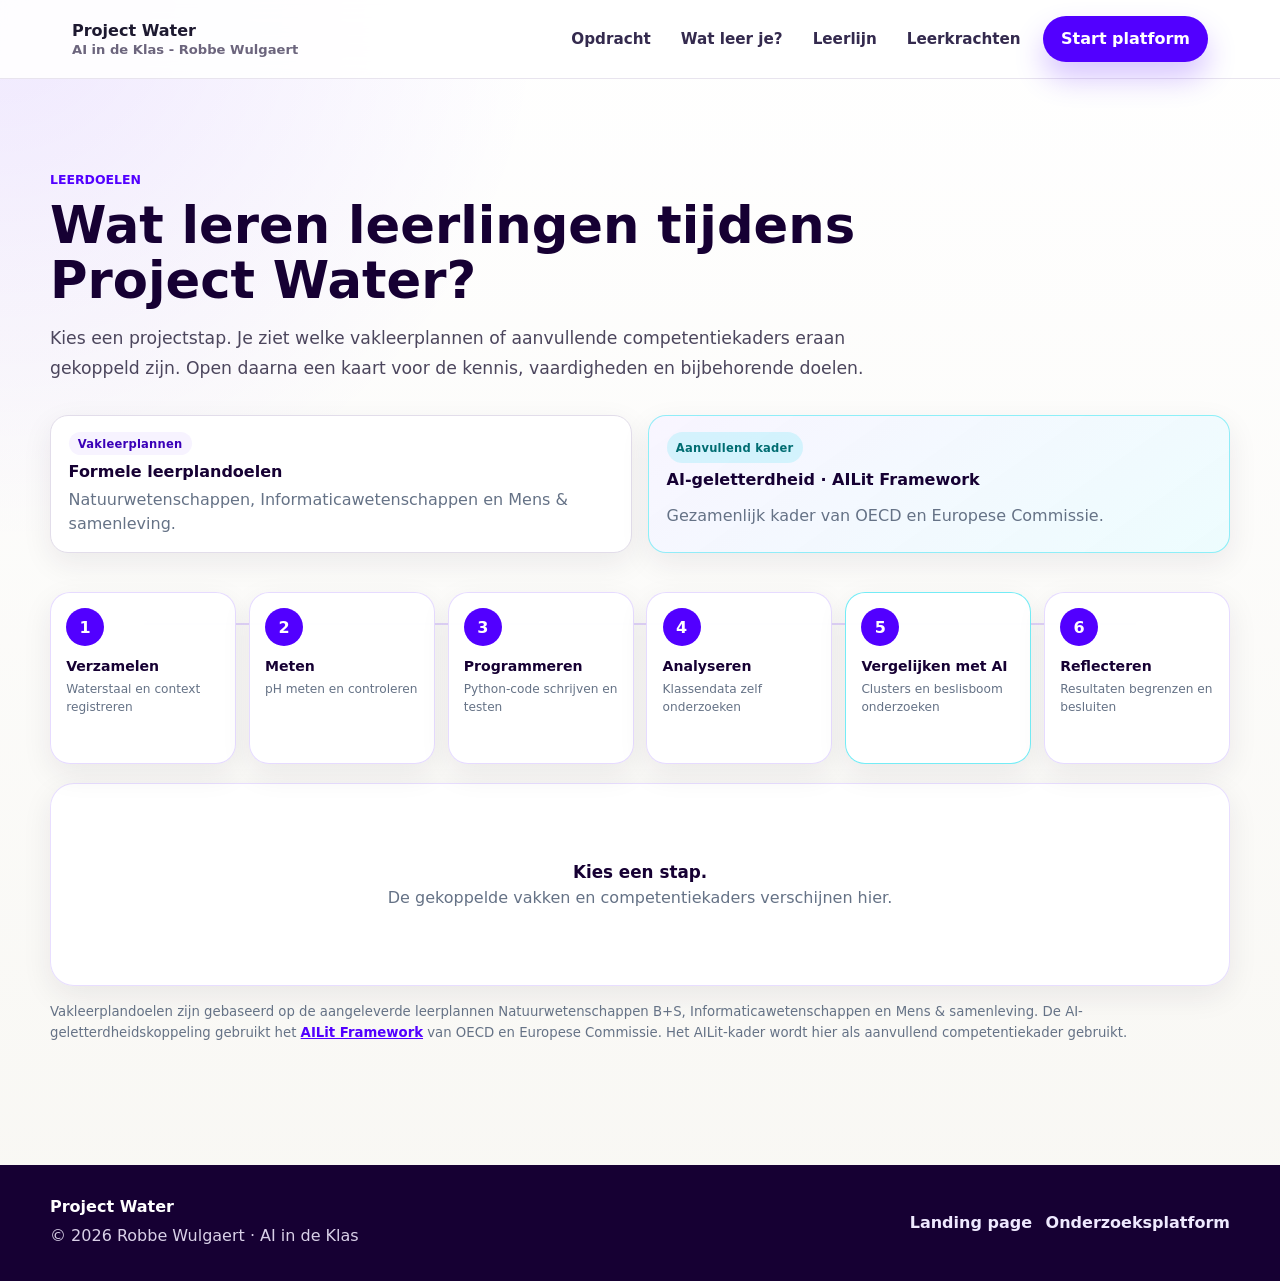
<file: leerdoelen.html>
<!doctype html>
<html lang="nl-BE">
<head>
  <meta charset="utf-8" />
  <meta name="viewport" content="width=device-width, initial-scale=1" />
  <title>Project Water · Leerdoelen</title>
  <meta
    name="description"
    content="Interactief overzicht van de projectstappen, vakleerplandoelen en AI-geletterdheidscompetenties binnen Project Water."
  />
  <link rel="icon" type="image/png" href="favicon.png">
  <link rel="shortcut icon" type="image/png" href="favicon.png">
  <link rel="stylesheet" href="style.css" />
</head>

<body class="landing-page learning-page">
  <a class="skip-link" href="#main">Spring naar inhoud</a>

  <header class="site-header">
    <nav class="nav" aria-label="Hoofdnavigatie">
      <a class="brand-link" href="index.html" aria-label="Project Water">
        <div class="brand-copy">
          <div class="brand-title">Project Water</div>
          <div class="brand-subtitle">AI in de Klas - Robbe Wulgaert</div>
        </div>
      </a>

      <button
        class="menu-button"
        id="menuButton"
        type="button"
        aria-expanded="false"
        aria-controls="navLinks"
        aria-label="Navigatie openen"
      >
        Menu
      </button>

      <div class="nav-panel" id="navLinks">
        <div class="nav-links">
          <a href="index.html#werking">Opdracht</a>
          <a href="index.html#leren">Wat leer je?</a>
          <a href="index.html#leerlijn">Leerlijn</a>
          <a href="index.html#leerkrachten">Leerkrachten</a>
        </div>
        <div class="nav-actions">
          <a class="btn btn-primary" href="platform.html">Start platform</a>
        </div>
      </div>
    </nav>
  </header>

  <main id="main">
    <section class="section learning-overview">
      <p class="section-kicker">Leerdoelen</p>
      <h1 class="section-title">Wat leren leerlingen tijdens Project Water?</h1>
      <p class="section-lead">
        Kies een projectstap. Je ziet welke vakleerplannen of aanvullende competentiekaders eraan gekoppeld zijn.
        Open daarna een kaart voor de kennis, vaardigheden en bijbehorende doelen.
      </p>

      <div class="framework-legend" aria-label="Gebruikte kaders">
        <article class="framework-legend-card">
          <span class="framework-badge">Vakleerplannen</span>
          <strong>Formele leerplandoelen</strong>
          <p>Natuurwetenschappen, Informaticawetenschappen en Mens &amp; samenleving.</p>
        </article>

        <article class="framework-legend-card framework-legend-card-ai">
          <span class="framework-badge framework-badge-ai">Aanvullend kader</span>
          <strong>AI-geletterdheid · AILit Framework</strong>
          <p>Gezamenlijk kader van OECD en Europese Commissie.</p>
        </article>
      </div>

      <div class="learning-flow" aria-label="Stappen van Project Water">
        <button class="learning-step" type="button" data-step-target="verzamelen" aria-expanded="false">
          <span class="learning-step-number">1</span>
          <span class="learning-step-copy">
            <strong>Verzamelen</strong>
            <span>Waterstaal en context registreren</span>
          </span>
        </button>

        <button class="learning-step" type="button" data-step-target="meten" aria-expanded="false">
          <span class="learning-step-number">2</span>
          <span class="learning-step-copy">
            <strong>Meten</strong>
            <span>pH meten en controleren</span>
          </span>
        </button>

        <button class="learning-step" type="button" data-step-target="programmeren" aria-expanded="false">
          <span class="learning-step-number">3</span>
          <span class="learning-step-copy">
            <strong>Programmeren</strong>
            <span>Python-code schrijven en testen</span>
          </span>
        </button>

        <button class="learning-step" type="button" data-step-target="analyseren" aria-expanded="false">
          <span class="learning-step-number">4</span>
          <span class="learning-step-copy">
            <strong>Analyseren</strong>
            <span>Klassendata zelf onderzoeken</span>
          </span>
        </button>

        <button class="learning-step learning-step-ai" type="button" data-step-target="ai" aria-expanded="false">
          <span class="learning-step-number">5</span>
          <span class="learning-step-copy">
            <strong>Vergelijken met AI</strong>
            <span>Clusters en beslisboom onderzoeken</span>
          </span>
        </button>

        <button class="learning-step" type="button" data-step-target="reflecteren" aria-expanded="false">
          <span class="learning-step-number">6</span>
          <span class="learning-step-copy">
            <strong>Reflecteren</strong>
            <span>Resultaten begrenzen en besluiten</span>
          </span>
        </button>
      </div>

      <div class="learning-detail-shell">
        <div class="learning-empty" id="learningEmpty">
          <strong>Kies een stap.</strong>
          <span>De gekoppelde vakken en competentiekaders verschijnen hier.</span>
        </div>

        <section class="learning-step-panel" id="step-verzamelen" hidden>
          <div class="learning-panel-heading">
            <span class="learning-panel-number">1</span>
            <div>
              <p class="section-kicker">Verzamelen</p>
              <h2>Een bruikbaar waterstaal verzamelen</h2>
            </div>
          </div>

          <div class="subject-list">
            <details class="subject-accordion">
              <summary>
                <span>
                  <span class="subject-label">Vakleerplan</span>
                  <strong>Natuurwetenschappen</strong>
                  <small>Onderzoek opzetten en gegevens verzamelen</small>
                </span>
              </summary>
              <div class="subject-body">
                <div class="subject-detail-grid">
                  <article>
                    <h3>Kennis</h3>
                    <p>Onderzoeksvraag, hypothese, meetlocatie en meetmoment als onderdelen van een onderzoek.</p>
                  </article>
                  <article>
                    <h3>Vaardigheden</h3>
                    <p>Een staal planmatig verzamelen, de context registreren en waarnemingen zorgvuldig bijhouden.</p>
                  </article>
                </div>
                <div class="curriculum-goals">
                  <h3>Leerplandoelen</h3>
                  <p><strong>LPD 1 S</strong> · Onderzoek voeren met een wetenschappelijke methode om kennis te ontwikkelen en vragen te beantwoorden.</p>
                </div>
              </div>
            </details>
          </div>
        </section>

        <section class="learning-step-panel" id="step-meten" hidden>
          <div class="learning-panel-heading">
            <span class="learning-panel-number">2</span>
            <div>
              <p class="section-kicker">Meten</p>
              <h2>Van waterstaal naar meetwaarde</h2>
            </div>
          </div>

          <div class="subject-list">
            <details class="subject-accordion">
              <summary>
                <span>
                  <span class="subject-label">Vakleerplan</span>
                  <strong>Natuurwetenschappen</strong>
                  <small>pH, meetnauwkeurigheid en veilig werken</small>
                </span>
              </summary>
              <div class="subject-body">
                <div class="subject-detail-grid">
                  <article>
                    <h3>Kennis</h3>
                    <p>pH als meetwaarde, meetnauwkeurigheid en het belang van een correcte meetprocedure.</p>
                  </article>
                  <article>
                    <h3>Vaardigheden</h3>
                    <p>Een pH-sensor correct gebruiken, metingen controleren en meetwaarden zorgvuldig registreren.</p>
                  </article>
                </div>
                <div class="curriculum-goals">
                  <h3>Leerplandoelen</h3>
                  <p><strong>LPD 2 S</strong> · Meetinstrumenten en hulpmiddelen met de nodige nauwkeurigheid gebruiken.</p>
                  <p><strong>LPD 3 S</strong> · Gegevens en meetwaarden correct gebruiken.</p>
                  <p><strong>LPD 4 S</strong> · Veilig en duurzaam werken met materialen, stoffen en technische systemen.</p>
                </div>
              </div>
            </details>
          </div>
        </section>

        <section class="learning-step-panel" id="step-programmeren" hidden>
          <div class="learning-panel-heading">
            <span class="learning-panel-number">3</span>
            <div>
              <p class="section-kicker">Programmeren</p>
              <h2>De klassendata verwerken met Python</h2>
            </div>
          </div>

          <div class="subject-list">
            <details class="subject-accordion">
              <summary>
                <span>
                  <span class="subject-label">Vakleerplan</span>
                  <strong>Informaticawetenschappen</strong>
                  <small>Algoritmen, controlestructuren, testen en debuggen</small>
                </span>
              </summary>
              <div class="subject-body">
                <div class="subject-detail-grid">
                  <article>
                    <h3>Kennis</h3>
                    <p>Algoritme, sequentie, selectie en iteratie. In het project werken leerlingen ook met variabelen, lijsten en tellers.</p>
                  </article>
                  <article>
                    <h3>Vaardigheden</h3>
                    <p>Een probleem opdelen, een algoritme ontwerpen, Python-code implementeren en de oplossing testen en debuggen.</p>
                  </article>
                </div>
                <div class="curriculum-goals">
                  <h3>Leerplandoelen</h3>
                  <p><strong>LPD 1 +</strong> · Systematisch oplossingen ontwerpen en programma's implementeren voor concrete problemen.</p>
                  <p><strong>LPD 2</strong> · Een gestructureerde programmeertaal toepassen bij het ontwerpen van oplossingen.</p>
                </div>
              </div>
            </details>
          </div>
        </section>

        <section class="learning-step-panel" id="step-analyseren" hidden>
          <div class="learning-panel-heading">
            <span class="learning-panel-number">4</span>
            <div>
              <p class="section-kicker">Analyseren</p>
              <h2>Eerst zelf patronen en verschillen onderzoeken</h2>
            </div>
          </div>

          <div class="subject-list">
            <details class="subject-accordion">
              <summary>
                <span>
                  <span class="subject-label">Vakleerplan</span>
                  <strong>Informaticawetenschappen</strong>
                  <small>Code gebruiken om klassendata te verwerken</small>
                </span>
              </summary>
              <div class="subject-body">
                <div class="subject-detail-grid">
                  <article>
                    <h3>Kennis</h3>
                    <p>Iteratie en selectie als bouwstenen om waarden te doorlopen, vergelijken, tellen en classificeren.</p>
                  </article>
                  <article>
                    <h3>Vaardigheden</h3>
                    <p>Code schrijven die lijsten verwerkt en resultaten controleerbaar maakt.</p>
                  </article>
                </div>
                <div class="curriculum-goals">
                  <h3>Leerplandoelen</h3>
                  <p><strong>LPD 1 +</strong> · Een systematiek hanteren bij ontwerp, implementatie, testen en debuggen.</p>
                  <p><strong>LPD 2</strong> · Controlestructuren doelgericht toepassen in een gestructureerde programmeertaal.</p>
                </div>
              </div>
            </details>

            <details class="subject-accordion">
              <summary>
                <span>
                  <span class="subject-label">Vakleerplan</span>
                  <strong>Natuurwetenschappen</strong>
                  <small>Meetgegevens analyseren en een hypothese toetsen</small>
                </span>
              </summary>
              <div class="subject-body">
                <div class="subject-detail-grid">
                  <article>
                    <h3>Kennis</h3>
                    <p>Het verband tussen hypothese, waarneming, meetgegevens en conclusie.</p>
                  </article>
                  <article>
                    <h3>Vaardigheden</h3>
                    <p>Meetgegevens analyseren, resultaten vergelijken en nagaan of de data de hypothese ondersteunen.</p>
                  </article>
                </div>
                <div class="curriculum-goals">
                  <h3>Leerplandoelen</h3>
                  <p><strong>LPD 1 S</strong> · Data analyseren, conclusies trekken en een hypothese aftoetsen binnen wetenschappelijk onderzoek.</p>
                  <p><strong>LPD 3 S</strong> · Gegevens en meetwaarden correct gebruiken.</p>
                </div>
              </div>
            </details>
          </div>
        </section>

        <section class="learning-step-panel" id="step-ai" hidden>
          <div class="learning-panel-heading">
            <span class="learning-panel-number learning-panel-number-ai">5</span>
            <div>
              <p class="section-kicker">Vergelijken met AI</p>
              <h2>Een datagedreven model naast de eigen analyse leggen</h2>
            </div>
          </div>
<div class="subject-list">
            <details class="subject-accordion subject-accordion-ai">
              <summary>
                <span>
                  <span class="subject-label subject-label-ai">Aanvullend competentiekader</span>
                  <strong>AI-geletterdheid · AILit Framework</strong>
                  <small>OECD + Europese Commissie · AI begrijpen, beoordelen en vormgeven</small>
                </span>
              </summary>

              <div class="subject-body">
                <div class="subject-detail-grid subject-detail-grid-three">
                  <article>
                    <h3>Kennis</h3>
                    <p>
                      Verschil tussen expliciete regels en machine learning. Kenmerken, normalisatie,
                      clustering, k-means en het aantal clusters <em>k</em>. De invloed van dataset- en
                      ontwerpkeuzes op modeluitkomsten.
                    </p>
                  </article>

                  <article>
                    <h3>Vaardigheden</h3>
                    <p>
                      Een clustermodel trainen, kenmerken en instellingen aanpassen, clusters vergelijken,
                      een verklarende beslisboom lezen en controleren waar boom en clustering van elkaar afwijken.
                    </p>
                  </article>

                  <article>
                    <h3>Attitudes</h3>
                    <p>
                      Nieuwsgierig experimenteren, kritisch controleren, verantwoordelijk interpreteren
                      en de eigen conclusie aanpassen wanneer data of modelresultaten daar aanleiding toe geven.
                    </p>
                  </article>
                </div>

                <div class="ailit-goals">
                  <div class="ailit-heading">
                    <div>
                      <h3>AILit-competenties in deze projectstap</h3>
                      <p>Drie kerncompetenties sturen de opdracht. Vier andere competenties ondersteunen de analyse en reflectie.</p>
                    </div>
                  </div>

                  <section class="ailit-core" aria-labelledby="ailit-core-title">
                    <h4 id="ailit-core-title">Kerncompetenties</h4>

                    <div class="ailit-core-grid">
                      <article class="ailit-core-card">
                        <span class="ailit-code">Manage AI 2</span>
                        <strong>Vergelijk AI-aanpakken</strong>
                        <p>Vergelijk een regelgebaseerde aanpak met machine learning en bepaal welke aanpak geschikt is voor de taak.</p>
                      </article>

                      <article class="ailit-core-card">
                        <span class="ailit-code">Shape AI 2</span>
                        <strong>Beoordeel het systeem</strong>
                        <p>Gebruik criteria en testgevallen om te beoordelen hoe bruikbaar en transparant het model is.</p>
                      </article>

                      <article class="ailit-core-card">
                        <span class="ailit-code">Shape AI 3</span>
                        <strong>Onderzoek de invloed van data</strong>
                        <p>Onderzoek hoe kenmerken, datapunten en datasetkeuzes het gedrag en de output van het model beïnvloeden.</p>
                      </article>
                    </div>
                  </section>

                  <section class="ailit-support" aria-labelledby="ailit-support-title">
                    <h4 id="ailit-support-title">Ondersteunende competenties</h4>

                    <div class="ailit-support-list">
                      <article class="ailit-support-row">
                        <span class="ailit-code">Engage with AI 2</span>
                        <div>
                          <strong>Beschrijf hoe het model werkt</strong>
                          <p>Leg uit hoe k-means patronen gebruikt om datapunten te groeperen.</p>
                        </div>
                      </article>

                      <article class="ailit-support-row">
                        <span class="ailit-code">Engage with AI 3</span>
                        <div>
                          <strong>Aanvaarden, bijsturen of verwerpen</strong>
                          <p>Controleer AI-uitkomsten en beargumenteer welke resultaten bruikbaar, twijfelachtig of onvoldoende zijn.</p>
                        </div>
                      </article>

                      <article class="ailit-support-row">
                        <span class="ailit-code">Manage AI 4</span>
                        <div>
                          <strong>Blijf evalueren</strong>
                          <p>Vergelijk modeluitkomsten tijdens het onderzoek met de gewenste resultaten en stuur de aanpak bij.</p>
                        </div>
                      </article>

                      <article class="ailit-support-row">
                        <span class="ailit-code">Shape AI 1</span>
                        <div>
                          <strong>Ken doel en grenzen</strong>
                          <p>Beschrijf waarvoor het model bedoeld is, welke invoer het gebruikt en welke conclusies het niet ondersteunt.</p>
                        </div>
                      </article>
                    </div>
                  </section>
                </div>
              </div>
            </details>
          </div>
        </section>

        <section class="learning-step-panel" id="step-reflecteren" hidden>
          <div class="learning-panel-heading">
            <span class="learning-panel-number">6</span>
            <div>
              <p class="section-kicker">Reflecteren</p>
              <h2>Metingen, eigen code en AI naast elkaar leggen</h2>
            </div>
          </div>

          <div class="subject-list">
            <details class="subject-accordion">
              <summary>
                <span>
                  <span class="subject-label">Vakleerplan</span>
                  <strong>Natuurwetenschappen</strong>
                  <small>Betrouwbaarheid, conclusie en onzekerheid</small>
                </span>
              </summary>
              <div class="subject-body">
                <div class="subject-detail-grid">
                  <article>
                    <h3>Kennis</h3>
                    <p>Betrouwbare kennis ontstaat door hypotheses en verklaringen te confronteren met waarnemingen en metingen.</p>
                  </article>
                  <article>
                    <h3>Vaardigheden</h3>
                    <p>Een conclusie formuleren, beperkingen benoemen en reflecteren over methode en resultaten.</p>
                  </article>
                </div>
                <div class="curriculum-goals">
                  <h3>Leerplandoelen</h3>
                  <p><strong>LPD 1 S</strong> · Reflecteren en communiceren over de gekozen methodologie en de resultaten van onderzoek.</p>
                </div>
              </div>
            </details>

            <details class="subject-accordion">
              <summary>
                <span>
                  <span class="subject-label">Vakleerplan</span>
                  <strong>Mens &amp; samenleving</strong>
                  <small>Resultaten koppelen aan een maatschappelijk thema</small>
                </span>
              </summary>
              <div class="subject-body">
                <div class="subject-detail-grid">
                  <article>
                    <h3>Kennis</h3>
                    <p>Een maatschappelijk thema kan vanuit informatie, verschillende perspectieven en argumenten worden bekeken.</p>
                  </article>
                  <article>
                    <h3>Vaardigheden</h3>
                    <p>Een eigen standpunt onderbouwen met informatie en daarover geïnformeerd en constructief in dialoog gaan.</p>
                  </article>
                </div>
                <div class="curriculum-goals">
                  <h3>Leerplandoelen</h3>
                  <p><strong>LPD 10</strong> · Een eigen standpunt verwoorden over maatschappelijke thema's vanuit aangereikte informatie.</p>
                  <p><strong>LPD 11</strong> · Geïnformeerd, beargumenteerd en constructief in dialoog gaan over maatschappelijke thema's.</p>
                </div>
              </div>
            </details>

            <details class="subject-accordion subject-accordion-ai">
              <summary>
                <span>
                  <span class="subject-label subject-label-ai">Aanvullend competentiekader</span>
                  <strong>AI-geletterdheid</strong>
                  <small>AI-uitkomsten kritisch vergelijken met wetenschappelijke gegevens en eigen redenering</small>
                </span>
              </summary>
              <div class="subject-body">
                <div class="subject-detail-grid">
                  <article>
                    <h3>Kennis</h3>
                    <p>Een AI-uitkomst is een modelresultaat en geen automatische wetenschappelijke waarheid.</p>
                  </article>
                  <article>
                    <h3>Vaardigheden</h3>
                    <p>AI-resultaten controleren, naast andere bewijzen leggen en beargumenteren waarom je ze aanvaardt, nuanceert of verwerpt.</p>
                  </article>
                </div>
                <div class="curriculum-goals curriculum-goals-ai">
                  <h3>AILit-koppeling</h3>
                  <p><strong>Engage with AI 3</strong> · AI-uitkomsten beoordelen en beslissen of ze worden aanvaard, bijgestuurd of verworpen.</p>
                  <p><strong>Manage AI 4</strong> · AI-gebruik tijdens een probleemoplossend proces blijven opvolgen en evalueren.</p>
                </div>
              </div>
            </details>
          </div>
        </section>
      </div>

      <p class="learning-source-note">
        Vakleerplandoelen zijn gebaseerd op de aangeleverde leerplannen Natuurwetenschappen B+S,
        Informaticawetenschappen en Mens &amp; samenleving. De AI-geletterdheidskoppeling gebruikt het
        <a href="https://ailiteracyframework.org/pdfs/framework_pdf/AILF_en.pdf" target="_blank" rel="noopener">AILit Framework</a>
        van OECD en Europese Commissie. Het AILit-kader wordt hier als aanvullend competentiekader gebruikt.
      </p>
    </section>
  </main>

  <footer class="site-footer">
    <div class="footer-inner">
      <div>
        <div class="footer-title">Project Water</div>
        <p>© 2026 Robbe Wulgaert · AI in de Klas</p>
      </div>
      <div class="footer-links">
        <a href="index.html">Landing page</a>
        <a href="platform.html">Onderzoeksplatform</a>
      </div>
    </div>
  </footer>

  <script>
    const menuButton = document.getElementById("menuButton");
    const navLinks = document.getElementById("navLinks");

    function setMenuState(isOpen) {
      navLinks?.classList.toggle("is-open", isOpen);
      menuButton?.setAttribute("aria-expanded", String(isOpen));
      menuButton?.setAttribute("aria-label", isOpen ? "Navigatie sluiten" : "Navigatie openen");
    }

    menuButton?.addEventListener("click", () => {
      setMenuState(!navLinks?.classList.contains("is-open"));
    });

    const stepButtons = [...document.querySelectorAll(".learning-step")];
    const emptyState = document.getElementById("learningEmpty");

    function closeStep(button, panel) {
      button.classList.remove("is-active");
      button.setAttribute("aria-expanded", "false");
      panel.hidden = true;
      panel.querySelectorAll("details[open]").forEach((detail) => detail.removeAttribute("open"));
    }

    stepButtons.forEach((button) => {
      const panel = document.getElementById(`step-${button.dataset.stepTarget}`);
      button.setAttribute("aria-controls", panel.id);

      button.addEventListener("click", () => {
        const willOpen = !button.classList.contains("is-active");

        stepButtons.forEach((otherButton) => {
          const otherPanel = document.getElementById(`step-${otherButton.dataset.stepTarget}`);
          closeStep(otherButton, otherPanel);
        });

        if (!willOpen) {
          emptyState.hidden = false;
          return;
        }

        emptyState.hidden = true;
        button.classList.add("is-active");
        button.setAttribute("aria-expanded", "true");
        panel.hidden = false;

        if (window.matchMedia("(max-width: 760px)").matches) {
          requestAnimationFrame(() => {
            panel.scrollIntoView({ behavior: "smooth", block: "start" });
          });
        }
      });
    });
  </script>
</body>
</html>
</file>
<file: style.css>
/* © 2026 Robbe Wulgaert - AI in de Klas */

:root {
  color-scheme: light;
  --bg: #f4f6f8;
  --surface: #ffffff;
  --surface-strong: #f1ecff;
  --text: #17212f;
  --muted: #657286;
  --line: #d8e0ea;
  --primary: #5200FF;
  --primary-dark: #3d00bf;
  --success: #5200FF;
  --danger: #d0006f;
  --warning: #ffb000;
  --shadow: 0 12px 34px rgba(15, 23, 42, 0.08);
  --brand: #5200FF;
  --brand-dark: #3700B3;
  --brand-soft: #f7f3ff;
  --accent: #3dffd0;
  --ink: #160033;
  --max-width: 1180px;
  --soft-shadow: 0 18px 55px rgba(32, 20, 54, 0.1);
  --font-body: system-ui, -apple-system, "Segoe UI", Arial, sans-serif;
  --font-size-hero: clamp(2.45rem, 7vw, 5.8rem);
  --font-size-section-title: clamp(1.8rem, 4vw, 3.25rem);
  --font-size-lead: clamp(1.05rem, 2vw, 1.32rem);
}

* {
  box-sizing: border-box;
}

html {
  scroll-behavior: smooth;
}

body {
  margin: 0;
  min-height: 100vh;
  font-family: var(--font-body);
  background: var(--bg);
  color: var(--text);
}

a {
  color: inherit;
}

button,
input,
select,
textarea {
  font: inherit;
}

button {
  border: 0;
}

button:disabled {
  cursor: not-allowed;
  opacity: 0.55;
}

.app-header,
/* Delphi-style landing alignment */
:root {
  --brand-dark: #3a00b8;
  --brand-softer: #f7f3ff;
  --accent: #03ddef;
  --line: #e2ddea;
  --bg: #f8f7f3;
  --card-shadow: 0 10px 30px rgba(32, 20, 54, 0.08);
  --font-body: system-ui, -apple-system, "Segoe UI", Arial, sans-serif;
}

.landing-page {
  background:
    radial-gradient(circle at top left, rgba(82, 0, 255, 0.09), transparent 34rem),
    linear-gradient(180deg, #ffffff 0%, var(--bg) 100%);
}

.site-header {
  border-bottom-color: rgba(226, 221, 234, 0.78);
  background: rgba(255, 255, 255, 0.88);
  backdrop-filter: blur(16px);
}

.nav {
  width: min(var(--max-width), 100%);
  min-height: auto;
  padding: 16px 22px;
  gap: 24px;
}

.brand-mark {
  width: 44px;
  height: 44px;
  border-radius: 14px;
  background: linear-gradient(135deg, var(--brand), var(--brand-dark));
  box-shadow: 0 12px 24px rgba(82, 0, 255, 0.24);
}

.nav-links {
  gap: 6px;
}

.nav-links a {
  border-radius: 999px;
  padding: 10px 12px;
}

.nav-links a:hover,
.nav-links a:focus-visible {
  color: var(--brand);
  background: var(--brand-softer);
  outline: none;
}

.btn,
.menu-button {
  min-height: 46px;
  border-radius: 999px;
  padding: 13px 18px;
  transition: transform 160ms ease, box-shadow 160ms ease, background 160ms ease, border-color 160ms ease;
  white-space: nowrap;
}

.btn:hover,
.menu-button:hover {
  transform: translateY(-1px);
}

.btn-primary {
  box-shadow: 0 16px 30px rgba(82, 0, 255, 0.23);
}

.section-kicker {
  display: inline-flex;
  align-items: center;
}

.step-card,
.feature-card,
.audience-card,
.privacy-grid .feature-card {
  border-radius: 20px;
  box-shadow: var(--card-shadow);
}

.schematic-frame,
.cta-band {
  border-radius: 24px;
}

.curriculum-section {
  border-top: 1px solid rgba(82, 0, 255, 0.1);
}

.family-tree {
  margin-top: 34px;
  overflow: hidden;
  border: 1px solid var(--line);
  border-radius: 24px;
  padding: 24px;
  background: rgba(255, 255, 255, 0.88);
  box-shadow: var(--card-shadow);
}

.tree-root {
  display: flex;
  justify-content: center;
  margin-bottom: 24px;
}

.tree-node {
  display: block;
  border: 1px solid var(--line);
  border-radius: 18px;
  padding: 18px;
  background: #ffffff;
  color: inherit;
  text-decoration: none;
  box-shadow: 0 10px 28px rgba(82, 0, 255, 0.08);
  transition: transform 160ms ease, box-shadow 160ms ease, border-color 160ms ease;
}

.tree-node strong {
  display: block;
  margin-bottom: 5px;
  color: var(--brand-dark);
  font-size: 1.05rem;
  font-weight: 900;
}

.tree-node span {
  display: block;
  color: var(--muted);
  line-height: 1.45;
}

.tree-node.root {
  width: min(560px, 100%);
  border-color: var(--brand);
  background: var(--brand);
  text-align: center;
}

.tree-node.root strong,
.tree-node.root span {
  color: #ffffff;
}

.tree-node:hover,
.tree-node:focus-visible {
  border-color: var(--brand);
  box-shadow: 0 18px 38px rgba(82, 0, 255, 0.14);
  outline: none;
  transform: translateY(-2px);
}

.tree-branches {
  position: relative;
  display: grid;
  grid-template-columns: repeat(2, minmax(0, 1fr));
  gap: 18px;
}

.tree-branches::before {
  content: "";
  position: absolute;
  top: -24px;
  left: 50%;
  width: 2px;
  height: 24px;
  background: var(--brand);
  opacity: 0.32;
}

.tree-branch {
  position: relative;
  border: 1.5px dashed rgba(82, 0, 255, 0.28);
  border-radius: 24px;
  padding: 18px;
  background: linear-gradient(180deg, rgba(247, 243, 255, 0.92), rgba(255, 255, 255, 0.94));
}

.tree-branch::before {
  content: "";
  position: absolute;
  top: -17px;
  width: 50%;
  height: 17px;
  border-top: 2px solid rgba(82, 0, 255, 0.32);
}

.tree-branch:first-child::before {
  right: 0;
  border-left: 2px solid rgba(82, 0, 255, 0.32);
  border-radius: 14px 0 0 0;
}

.tree-branch:last-child::before {
  left: 0;
  border-right: 2px solid rgba(82, 0, 255, 0.32);
  border-radius: 0 14px 0 0;
}

.branch-title {
  display: inline-flex;
  margin-bottom: 14px;
  border-radius: 999px;
  padding: 8px 13px;
  background: var(--accent);
  color: #0d2130;
  font-weight: 900;
}

.tree-stack {
  display: grid;
  gap: 12px;
}

.tree-node.current {
  border-color: var(--brand);
  box-shadow: 0 0 0 4px rgba(82, 0, 255, 0.08), 0 16px 32px rgba(82, 0, 255, 0.14);
}

.tree-node.dodona {
  background: linear-gradient(135deg, #ffffff, #dffff7);
  border-color: rgba(3, 221, 239, 0.72);
}

.delphi-dodona-pair {
  display: grid;
  grid-template-columns: repeat(2, minmax(0, 1fr));
  gap: 12px;
  align-items: stretch;
}

.logic-note {
  margin-top: 18px;
  border-left: 6px solid var(--brand);
  border-radius: 16px;
  padding: 16px;
  background: #ffffff;
  color: var(--muted);
  font-weight: 700;
}

@media (max-width: 980px) {
  .tree-branches,
  .delphi-dodona-pair {
    grid-template-columns: 1fr;
  }

  .tree-branches::before,
  .tree-branch::before {
    display: none;
  }
}

@media (max-width: 560px) {
  .family-tree {
    padding: 16px;
  }
}

.app-footer {
  background: #160033;
  color: #ffffff;
}

.app-header {
  display: flex;
  justify-content: space-between;
  align-items: center;
  gap: 1rem;
  padding: 1rem clamp(1rem, 4vw, 2.5rem);
  position: sticky;
  top: 0;
  z-index: 20;
}

.app-header h1 {
  margin: 0;
  font-size: 1.8rem;
  letter-spacing: 0;
}

.header-actions,
.toolbar,
.calibration-actions,
.table-actions,
.modal-actions {
  display: flex;
  flex-wrap: wrap;
  align-items: center;
  gap: 0.65rem;
}

.app-footer {
  margin-top: 2rem;
  padding: 1rem;
  text-align: center;
}

.landing-page {
  background:
    radial-gradient(circle at top left, rgba(82, 0, 255, 0.09), transparent 34rem),
    linear-gradient(180deg, #ffffff 0%, var(--bg) 100%);
}

.site-header {
  border-bottom-color: rgba(226, 221, 234, 0.78);
  background: rgba(255, 255, 255, 0.88);
  backdrop-filter: blur(16px);
}

.nav {
  width: min(var(--max-width), 100%);
  min-height: auto;
  padding: 16px 22px;
  gap: 24px;
}

.brand-mark {
  width: 44px;
  height: 44px;
  border-radius: 14px;
  background: linear-gradient(135deg, var(--brand), var(--brand-dark));
  box-shadow: 0 12px 24px rgba(82, 0, 255, 0.24);
}

.nav-links {
  gap: 6px;
}

.nav-links a {
  border-radius: 999px;
  padding: 10px 12px;
}

.nav-links a:hover,
.nav-links a:focus-visible {
  color: var(--brand);
  background: var(--brand-softer);
  outline: none;
}

.btn,
.menu-button {
  min-height: 46px;
  border-radius: 999px;
  padding: 13px 18px;
  transition: transform 160ms ease, box-shadow 160ms ease, background 160ms ease, border-color 160ms ease;
  white-space: nowrap;
}

.btn:hover,
.menu-button:hover {
  transform: translateY(-1px);
}

.btn-primary {
  box-shadow: 0 16px 30px rgba(82, 0, 255, 0.23);
}

.app-footer p {
  margin: 0;
  color: #efe8ff;
}

.app-shell {
  width: min(1480px, 100%);
  margin: 0 auto;
  padding: 1rem clamp(0.85rem, 3vw, 2rem) 2rem;
}

.eyebrow {
  margin: 0 0 0.25rem;
  color: #6c7a8d;
  font-size: 0.78rem;
  font-weight: 800;
  letter-spacing: 0;
  text-transform: uppercase;
}

.app-header .eyebrow {
  color: #d7c7ff;
}

.workflow-nav {
  display: grid;
  grid-template-columns: repeat(6, minmax(0, 1fr));
  gap: 0.5rem;
  margin: 1rem 0;
}

.workflow-actions {
  display: flex;
  align-items: center;
  justify-content: space-between;
  gap: 0.85rem;
  margin: 0.8rem 0 1rem;
  border: 1px solid var(--line);
  border-radius: 8px;
  padding: 0.75rem;
  background: rgba(255, 255, 255, 0.82);
}

.workflow-actions > div {
  display: flex;
  flex-wrap: wrap;
  gap: 0.55rem;
}

.workflow-actions-bottom {
  margin-top: 1rem;
}

.step-counter {
  color: var(--muted);
  font-weight: 850;
}

.workflow-step {
  min-height: 2.75rem;
  display: grid;
  place-items: center;
  padding: 0.5rem;
  border: 1px solid var(--line);
  background: var(--surface);
  color: var(--text);
  text-align: center;
  text-decoration: none;
  font-weight: 750;
  border-radius: 8px;
}

.workflow-step.is-active,
.workflow-step.is-complete {
  border-color: var(--primary);
  background: #f0e8ff;
  color: var(--primary-dark);
}

.workflow-section {
  margin-top: 1rem;
  padding: clamp(1rem, 2.5vw, 1.5rem);
  border: 1px solid var(--line);
  border-radius: 8px;
  background: var(--surface);
  box-shadow: var(--shadow);
}

.app-page.workflow-ready .workflow-section:not(.is-active-step) {
  display: none;
}

.section-heading {
  display: flex;
  justify-content: space-between;
  gap: 1rem;
  align-items: end;
  margin-bottom: 1rem;
}

.section-heading h2,
.modal h2 {
  margin: 0;
  font-size: clamp(1.15rem, 2.4vw, 1.55rem);
  letter-spacing: 0;
}

.form-grid,
.trial-editor {
  display: grid;
  grid-template-columns: repeat(2, minmax(0, 1fr));
  gap: 1rem;
}

.trial-editor {
  grid-template-columns: 1.2fr 1fr 1.2fr;
  margin: 1rem 0;
}

label {
  display: grid;
  gap: 0.35rem;
  color: #334154;
  font-weight: 720;
}

.field-label {
  display: inline-flex;
  align-items: center;
  gap: 0.35rem;
  min-width: 0;
}

.jargon-help-button {
  position: relative;
  inline-size: 1.35rem;
  block-size: 1.35rem;
  display: inline-grid;
  flex: 0 0 auto;
  place-items: center;
  border: 1px solid rgba(82, 0, 255, 0.25);
  border-radius: 50%;
  padding: 0;
  background: #ffffff;
  color: var(--brand-dark, #3700b3);
  font-size: 0.78rem;
  font-weight: 900;
  line-height: 1;
  cursor: help;
}

.jargon-help-button::after {
  content: attr(data-help-text);
  position: absolute;
  left: 50%;
  bottom: calc(100% + 0.55rem);
  z-index: 40;
  width: min(17rem, 78vw);
  transform: translateX(-50%);
  border: 1px solid rgba(82, 0, 255, 0.18);
  border-radius: 8px;
  padding: 0.7rem 0.75rem;
  background: #160033;
  color: #ffffff;
  box-shadow: 0 16px 36px rgba(22, 0, 51, 0.24);
  font-size: 0.86rem;
  font-weight: 700;
  line-height: 1.45;
  opacity: 0;
  pointer-events: none;
  text-align: left;
  transition: opacity 140ms ease, transform 140ms ease;
}

.jargon-help-button:hover::after,
.jargon-help-button:focus-visible::after {
  opacity: 1;
  transform: translateX(-50%) translateY(-2px);
}

.wide-field {
  grid-column: 1 / -1;
}

input,
select,
textarea {
  width: 100%;
  border: 1px solid #cbd5e1;
  border-radius: 8px;
  padding: 0.68rem 0.75rem;
  background: #ffffff;
  color: var(--text);
}

textarea {
  resize: vertical;
}

.primary-button,
.secondary-button,
.success-button,
.danger-button,
.ghost-button {
  min-height: 2.5rem;
  padding: 0.62rem 0.9rem;
  border-radius: 8px;
  font-weight: 800;
  cursor: pointer;
}

.primary-button {
  background: var(--primary);
  color: #ffffff;
}

.primary-button:hover {
  background: var(--primary-dark);
}

.secondary-button {
  background: #eee7ff;
  color: #2a0068;
}

.header-link {
  display: inline-flex;
  align-items: center;
  justify-content: center;
  text-decoration: none;
}

.success-button {
  background: var(--success);
  color: #ffffff;
}

.danger-button {
  background: var(--danger);
  color: #ffffff;
}

.ghost-button {
  border: 1px solid var(--line);
  background: #ffffff;
  color: #344154;
}

.status-pill {
  display: inline-flex;
  align-items: center;
  min-height: 2.25rem;
  padding: 0.35rem 0.7rem;
  border-radius: 999px;
  background: rgba(255, 255, 255, 0.16);
  color: #ffffff;
  font-size: 0.9rem;
  font-weight: 750;
}

.notice {
  border-left: 5px solid var(--warning);
  border-radius: 8px;
  padding: 0.9rem 1rem;
  background: #fff7db;
  color: #4d3300;
}

.hidden {
  display: none !important;
}

.checklist {
  display: grid;
  grid-template-columns: repeat(2, minmax(0, 1fr));
  gap: 0.65rem 1rem;
}

.checklist label {
  grid-template-columns: auto 1fr;
  align-items: center;
  border: 1px solid var(--line);
  border-radius: 8px;
  padding: 0.7rem;
  background: #fbfcfe;
  font-weight: 650;
}

.checklist label.steam-code-check-item {
  grid-template-columns: auto minmax(0, 1fr) auto;
}

.checklist input {
  width: 1.1rem;
  height: 1.1rem;
}

.steam-code-help-button {
  inline-size: 1.8rem;
  block-size: 1.8rem;
  display: inline-grid;
  place-items: center;
  border: 1px solid rgba(82, 0, 255, 0.24);
  border-radius: 999px;
  padding: 0;
  background: #eee7ff;
  color: #2a0068;
  font-weight: 900;
  line-height: 1;
  box-shadow: 0 8px 18px rgba(82, 0, 255, 0.1);
}

.steam-code-help-button:hover,
.steam-code-help-button:focus-visible {
  background: var(--brand, var(--primary, #5200ff));
  color: #ffffff;
  outline: none;
  transform: translateY(-1px);
}

.modal.steam-code-modal {
  width: min(560px, 100%);
  max-height: min(86vh, 760px);
  display: grid;
  gap: 0.9rem;
  overflow: auto;
  border: 1px solid rgba(82, 0, 255, 0.22);
  border-radius: 8px;
  padding: 1.45rem;
  box-shadow: 0 24px 70px rgba(22, 0, 51, 0.28);
}

.code-help-overlay {
  background: rgba(22, 0, 51, 0.72);
}

.modal.steam-code-modal::before {
  content: "";
  position: absolute;
  inset: 0 0 auto;
  height: 0.45rem;
  background: var(--brand, var(--primary, #5200ff));
}

.modal.steam-code-modal h2,
.modal.steam-code-modal p {
  margin: 0;
}

.modal.steam-code-modal h2 {
  color: var(--ink, #160033);
  font-size: 1.5rem;
  letter-spacing: 0;
}

.modal.steam-code-modal p {
  line-height: 1.55;
}

.steam-code-link {
  justify-self: start;
  min-height: 42px;
  display: inline-flex;
  align-items: center;
  border-radius: 8px;
  padding: 0.72rem 0.9rem;
  background: #eee7ff;
  color: #2a0068;
  font-weight: 850;
  text-decoration: none;
}

.steam-code-link:hover,
.steam-code-link:focus-visible {
  background: var(--brand, var(--primary, #5200ff));
  color: #ffffff;
  outline: none;
}

.code-link-list {
  display: grid;
  gap: 0.6rem;
}

.serial-profile-field {
  max-width: 320px;
  display: grid;
  gap: 0.35rem;
  margin-top: 0.85rem;
  color: var(--muted);
  font-weight: 800;
}

.serial-profile-field select {
  width: 100%;
  border: 1px solid var(--line);
  border-radius: 8px;
  padding: 0.68rem 0.75rem;
  background: #ffffff;
  color: var(--text);
}

.import-panel {
  display: flex;
  flex-wrap: wrap;
  align-items: center;
  justify-content: space-between;
  gap: 0.85rem;
  margin: 1rem 0;
  padding: 0.95rem 1rem;
  border: 1px solid var(--line);
  border-radius: 8px;
  background: var(--surface-strong, #f7f3ff);
}

.import-panel h3,
.import-panel p {
  margin: 0;
}

.import-panel h3 {
  color: var(--ink);
  font-size: 1rem;
  letter-spacing: 0;
}

.import-panel p {
  max-width: 58ch;
  color: var(--muted);
}

.import-actions {
  display: flex;
  flex-wrap: wrap;
  align-items: center;
  gap: 0.65rem;
}

.file-input-hidden {
  position: absolute;
  width: 1px;
  height: 1px;
  overflow: hidden;
  clip: rect(0 0 0 0);
  white-space: nowrap;
}

.text-link {
  color: var(--brand, var(--primary, #5200ff));
  font-weight: 850;
  text-decoration: none;
}

.text-link:hover,
.text-link:focus-visible {
  text-decoration: underline;
  outline: none;
}

.calibration-layout,
.measurement-layout {
  display: grid;
  grid-template-columns: minmax(0, 1fr) 260px;
  gap: 1rem;
  align-items: stretch;
}

.calibration-values {
  display: grid;
  gap: 0.5rem;
  align-content: center;
  border: 1px solid var(--line);
  border-radius: 8px;
  padding: 1rem;
  background: #f7fafc;
}

.calibration-quality-panel {
  display: grid;
  gap: 0.45rem;
  margin-top: 0.85rem;
  border: 1px solid var(--line);
  border-left: 0.35rem solid var(--muted);
  border-radius: 8px;
  padding: 0.95rem 1rem;
  background: #ffffff;
}

.sensor-explain {
  margin-top: 0.9rem;
  border: 1px solid rgba(82, 0, 255, 0.15);
  border-left: 0.35rem solid var(--brand, var(--primary, #5200ff));
  border-radius: 8px;
  padding: 0.9rem 1rem;
  background: #ffffff;
}

.sensor-explain strong {
  display: block;
  color: var(--ink, #160033);
}

.sensor-explain p {
  margin: 0.35rem 0 0;
  color: var(--muted);
  line-height: 1.55;
}

.calibration-quality-panel div {
  display: flex;
  flex-wrap: wrap;
  align-items: baseline;
  justify-content: space-between;
  gap: 0.5rem;
}

.calibration-quality-panel p,
.calibration-quality-panel small {
  margin: 0;
}

.calibration-quality-panel p {
  color: var(--text);
}

.calibration-quality-panel small,
.quality-label {
  color: var(--muted);
  font-weight: 800;
}

.calibration-quality-panel strong {
  color: var(--ink);
  font-size: 1.05rem;
}

.calibration-quality-panel.is-good {
  border-left-color: var(--success, #00a66a);
  background: #f1fbf6;
}

.calibration-quality-panel.is-caution {
  border-left-color: var(--warning, #ffb000);
  background: #fff8e8;
}

.calibration-quality-panel.is-remeasure {
  border-left-color: var(--danger, #d0006f);
  background: #fff2f7;
}

.calibration-actions {
  margin-top: 1rem;
}

.metrics-grid {
  display: grid;
  grid-template-columns: repeat(4, minmax(0, 1fr));
  gap: 0.85rem;
}

.metric {
  min-height: 7rem;
  display: grid;
  gap: 0.15rem;
  align-content: center;
  border: 1px solid var(--line);
  border-radius: 8px;
  padding: 1rem;
  background: var(--surface-strong);
}

.metric span {
  color: var(--muted);
  font-size: 0.9rem;
  font-weight: 720;
}

.metric strong {
  font-size: clamp(1.45rem, 3vw, 2.15rem);
  letter-spacing: 0;
}

.metric small {
  color: var(--muted);
  font-weight: 700;
}

.formula-band {
  display: grid;
  grid-template-columns: repeat(3, minmax(0, 1fr));
  gap: 0.85rem;
  margin: 1rem 0;
}

.formula-band div {
  display: grid;
  gap: 0.35rem;
  border: 1px solid var(--line);
  border-radius: 8px;
  padding: 0.85rem;
  background: #fbfcfe;
}

.formula-band span {
  color: var(--muted);
  line-height: 1.4;
}

.chart-panel {
  min-height: 360px;
  border: 1px solid var(--line);
  border-radius: 8px;
  padding: 0.75rem;
  background: #ffffff;
}

.chart-panel-header {
  display: flex;
  align-items: center;
  justify-content: space-between;
  gap: 0.85rem;
  margin-bottom: 0.65rem;
}

.chart-panel-header h3,
.chart-panel-header h2 {
  margin: 0;
  color: var(--ink, #160033);
  letter-spacing: 0;
}

.chart-expand-button {
  min-height: 2.25rem;
  padding: 0.48rem 0.75rem;
  font-size: 0.9rem;
  white-space: nowrap;
}

.chart-panel canvas {
  width: 100% !important;
  height: 335px !important;
}

.live-chart-panel canvas {
  height: 315px !important;
}

.comparison-chart-panel canvas {
  height: 380px !important;
}

.live-chart-modal {
  width: min(1180px, 100%);
  max-height: min(92vh, 980px);
  display: grid;
  gap: 0.85rem;
  padding: 1rem;
}

.live-chart-modal .chart-modal-header {
  margin: 0;
  padding-right: 2.75rem;
}

.live-chart-modal canvas {
  width: 100% !important;
  height: min(72vh, 680px) !important;
  min-height: 420px;
}

@media (max-width: 560px) {
  .chart-panel-header {
    align-items: flex-start;
    flex-direction: column;
  }

  .chart-expand-button {
    width: 100%;
  }

  .live-chart-modal canvas {
    height: 58vh !important;
    min-height: 300px;
  }
}

.battery-panel {
  display: grid;
  justify-items: center;
  align-content: center;
  gap: 0.4rem;
  border: 1px solid var(--line);
  border-radius: 8px;
  padding: 1rem;
  background: #f8fafc;
  text-align: center;
}

.battery-outline {
  position: relative;
  width: 3rem;
  height: 12rem;
  border: 2px solid #2a0068;
  border-radius: 8px;
  background: #ffffff;
  overflow: hidden;
}

.battery-tip {
  position: absolute;
  top: -0.45rem;
  left: 50%;
  width: 1.2rem;
  height: 0.45rem;
  transform: translateX(-50%);
  border-radius: 3px 3px 0 0;
  background: #2a0068;
}

.battery-level {
  position: absolute;
  bottom: 0;
  left: 0;
  width: 100%;
  height: 0%;
  background: linear-gradient(180deg, #9f7aff, #5200ff);
  transition: height 0.5s ease;
}

#charge-percent {
  margin: 0.4rem 0 0;
  font-size: 1.35rem;
  font-weight: 850;
}

#time-remaining {
  margin: 0;
  color: var(--muted);
}

.table-wrap {
  width: 100%;
  overflow-x: auto;
  border: 1px solid var(--line);
  border-radius: 8px;
}

table {
  width: 100%;
  min-width: 820px;
  border-collapse: collapse;
  background: #ffffff;
}

th,
td {
  padding: 0.7rem;
  border-bottom: 1px solid var(--line);
  text-align: left;
}

th {
  background: #eee7ff;
  color: #2a0068;
  font-size: 0.85rem;
  text-transform: uppercase;
}

.table-actions {
  justify-content: flex-end;
  margin: 1rem 0;
}

.report-actions {
  margin: 1rem 0 0;
}

.overlay {
  position: fixed;
  inset: 0;
  z-index: 50;
  display: grid;
  place-items: center;
  padding: 1rem;
  background: rgba(10, 18, 30, 0.72);
}

.modal {
  position: relative;
  width: min(680px, 100%);
  max-height: min(86vh, 900px);
  overflow: auto;
  border-radius: 8px;
  padding: 1.25rem;
  background: #ffffff;
  box-shadow: 0 24px 60px rgba(0, 0, 0, 0.24);
}

.large-modal {
  width: min(980px, 100%);
}

.large-modal img {
  display: block;
  width: 100%;
  height: auto;
}

.close-button {
  position: absolute;
  top: 0.65rem;
  right: 0.65rem;
  width: 2rem;
  height: 2rem;
  border-radius: 50%;
  background: #eee7ff;
  color: #2a0068;
  font-weight: 900;
  cursor: pointer;
}

.modal label {
  margin-top: 0.85rem;
}

.modal ol {
  padding-left: 1.3rem;
}

.muted {
  color: var(--muted);
}

.landing-page {
  background: #fbfaf7;
  color: #1d1930;
}

.skip-link {
  position: absolute;
  left: 1rem;
  top: 0.75rem;
  z-index: 100;
  transform: translateY(-160%);
  border-radius: 8px;
  padding: 0.65rem 0.85rem;
  background: var(--ink);
  color: #ffffff;
  text-decoration: none;
  font-weight: 800;
}

.skip-link:focus {
  transform: translateY(0);
}

.site-header {
  position: sticky;
  top: 0;
  z-index: 40;
  border-bottom: 1px solid rgba(82, 0, 255, 0.12);
  background: rgba(255, 255, 255, 0.94);
  backdrop-filter: blur(14px);
}

.nav {
  width: min(var(--max-width), calc(100% - 2rem));
  min-height: 4.75rem;
  margin: 0 auto;
  display: flex;
  align-items: center;
  justify-content: space-between;
  gap: 1.2rem;
}

.brand-link,
.nav-links,
.nav-actions,
.hero-actions,
.cta-actions,
.footer-links {
  display: flex;
  align-items: center;
}

.brand-link {
  min-width: 15rem;
  gap: 0.75rem;
  text-decoration: none;
}

.brand-mark {
  width: 2.6rem;
  height: 2.6rem;
  display: grid;
  place-items: center;
  border-radius: 8px;
  background: var(--brand);
  color: #ffffff;
  font-weight: 900;
}

.brand-copy {
  display: grid;
  gap: 0.1rem;
}

.brand-title {
  font-weight: 900;
}

.brand-subtitle {
  color: #6c657d;
  font-size: 0.82rem;
  font-weight: 700;
}

.nav-links {
  gap: 1rem;
  color: #342a4e;
  font-size: 0.95rem;
  font-weight: 800;
}

.nav-links a,
.footer-links a {
  text-decoration: none;
}

.nav-links a:hover,
.footer-links a:hover {
  color: var(--brand);
}

.nav-actions {
  gap: 0.65rem;
}

.btn,
.menu-button {
  min-height: 2.75rem;
  display: inline-flex;
  align-items: center;
  justify-content: center;
  border-radius: 8px;
  padding: 0.72rem 1rem;
  text-decoration: none;
  font-weight: 900;
  line-height: 1;
  cursor: pointer;
}

.btn-primary {
  background: var(--brand);
  color: #ffffff;
  box-shadow: 0 12px 28px rgba(82, 0, 255, 0.22);
}

.btn-primary:hover {
  background: var(--brand-dark);
}

.btn-secondary,
.menu-button {
  border: 1px solid rgba(82, 0, 255, 0.18);
  background: #ffffff;
  color: var(--brand-dark);
}

.btn-small {
  min-height: 2.45rem;
  padding: 0.62rem 0.86rem;
  font-size: 0.9rem;
}

.menu-button {
  display: none;
}

.landing-hero {
  min-height: min(640px, calc(100svh - 120px));
  display: flex;
  align-items: center;
  border-bottom: 1px solid rgba(82, 0, 255, 0.1);
  background-image:
    linear-gradient(90deg, rgba(255, 255, 255, 0.97) 0%, rgba(255, 255, 255, 0.9) 48%, rgba(255, 255, 255, 0.34) 100%),
    url("media/example_hero_image.png");
  background-position: center right;
  background-size: cover;
}

.hero-content {
  width: min(var(--max-width), calc(100% - 2rem));
  margin: 0 auto;
  padding: clamp(2.5rem, 8vw, 6rem) 0;
}

.hero-content > * {
  max-width: 690px;
}

.landing-hero h1 {
  margin: 0;
  color: var(--ink);
  font-size: var(--font-size-hero);
  line-height: 0.98;
  letter-spacing: 0;
}

.hero-lead {
  margin: 1.3rem 0 0;
  color: #413854;
  font-size: var(--font-size-lead);
  line-height: 1.55;
  font-weight: 650;
}

.hero-actions {
  flex-wrap: wrap;
  gap: 0.75rem;
  margin-top: 1.6rem;
}

.section {
  width: min(var(--max-width), calc(100% - 2rem));
  margin: 0 auto;
  padding: clamp(3rem, 7vw, 5.75rem) 0;
}

.section-kicker {
  margin: 0 0 0.7rem;
  color: var(--brand);
  font-size: 0.78rem;
  font-weight: 900;
  letter-spacing: 0;
  text-transform: uppercase;
}

.section-title {
  max-width: 840px;
  margin: 0;
  color: var(--ink);
  font-size: var(--font-size-section-title);
  line-height: 1.08;
  letter-spacing: 0;
}

.section-lead {
  max-width: 820px;
  margin: 1rem 0 0;
  color: #4c465d;
  font-size: 1.08rem;
  line-height: 1.7;
}

.steps,
.feature-grid,
.privacy-grid {
  display: grid;
  gap: 1rem;
  margin-top: 2rem;
}

.steps {
  grid-template-columns: repeat(auto-fit, minmax(190px, 1fr));
}

.feature-grid {
  grid-template-columns: repeat(4, minmax(0, 1fr));
}

.privacy-grid {
  grid-template-columns: repeat(2, minmax(0, 1fr));
}

.privacy-license-list { display: grid; gap: 14px; margin-top: 28px; }
.privacy-license-details { margin: 0; }
.privacy-license-details summary {
  display: flex;
  align-items: center;
  justify-content: space-between;
  gap: 16px;
  color: var(--brand);
  cursor: pointer;
  font-size: 1.12rem;
  font-weight: 900;
  list-style: none;
}
.privacy-license-details summary::-webkit-details-marker { display: none; }
.privacy-license-details summary::after {
  content: "+";
  display: grid;
  place-items: center;
  flex: 0 0 32px;
  width: 32px;
  height: 32px;
  border-radius: 999px;
  background: #f7f3ff;
  color: var(--brand);
  font-size: 1.35rem;
  line-height: 1;
}
.privacy-license-details[open] summary::after { content: "−"; }
.privacy-license-content { margin-top: 16px; padding-top: 16px; border-top: 1px solid var(--line); }
.privacy-license-content p + p { margin-top: 12px; }

.step-card,
.feature-card,
.audience-card {
  border: 1px solid rgba(82, 0, 255, 0.12);
  border-radius: 8px;
  padding: 1.25rem;
  background: #ffffff;
  box-shadow: 0 10px 30px rgba(32, 20, 54, 0.06);
}

.step-number,
.feature-icon {
  width: 2.45rem;
  height: 2.45rem;
  display: grid;
  place-items: center;
  border-radius: 8px;
  background: var(--brand-soft);
  color: var(--brand);
  font-weight: 900;
}

.card-title {
  margin: 1rem 0 0;
  color: var(--ink);
  font-size: 1.12rem;
  letter-spacing: 0;
}

.card-copy {
  margin: 0.55rem 0 0;
  color: #554e63;
  line-height: 1.65;
}

.card-copy code {
  color: var(--brand-dark);
  font-weight: 850;
}

.media-gallery {
  display: grid;
  grid-template-columns: repeat(3, minmax(0, 1fr));
  gap: 1rem;
  margin-top: 2rem;
}

.photo-card {
  margin: 0;
  overflow: hidden;
  border: 1px solid rgba(82, 0, 255, 0.12);
  border-radius: 8px;
  background: #ffffff;
  box-shadow: var(--soft-shadow);
}

.photo-card img {
  display: block;
  width: 100%;
  aspect-ratio: 4 / 3;
  object-fit: cover;
}

.split {
  display: grid;
  grid-template-columns: minmax(0, 1.05fr) minmax(320px, 0.95fr);
  gap: 1.2rem;
  align-items: stretch;
}

.setup-photo-frame {
  margin: 0;
  overflow: hidden;
  border: 1px solid rgba(82, 0, 255, 0.12);
  border-radius: 8px;
  background: #ffffff;
  box-shadow: var(--soft-shadow);
}

.setup-photo-frame img {
  display: block;
  width: 100%;
  height: 100%;
  min-height: 420px;
  object-fit: cover;
}

.schematic-frame {
  position: relative;
  margin: 0;
  overflow: hidden;
  border: 1px solid rgba(82, 0, 255, 0.12);
  border-radius: 8px;
  background: #ffffff;
  box-shadow: var(--soft-shadow);
}

.schematic-frame img {
  display: block;
  width: 100%;
  aspect-ratio: 4 / 3;
  object-fit: contain;
  background: #f4f6f8;
}

.schematic-frame figcaption {
  border-top: 1px solid rgba(82, 0, 255, 0.1);
  padding: 0.85rem 1rem;
  color: #615b70;
  font-size: 0.9rem;
  font-weight: 700;
}

.schema-reference-grid {
  display: grid;
  grid-template-columns: repeat(2, minmax(0, 1fr));
  gap: 1rem;
}

.schema-reference-grid .schematic-frame {
  min-width: 0;
}

.split > .schema-reference-grid {
  grid-template-columns: 1fr;
}

.schema-reference-grid img {
  aspect-ratio: 16 / 11;
}

.schema-zoom-button {
  position: absolute;
  top: 0.75rem;
  right: 0.75rem;
  min-height: 2.25rem;
  border: 1px solid rgba(82, 0, 255, 0.2);
  border-radius: 999px;
  padding: 0.45rem 0.75rem;
  background: rgba(255, 255, 255, 0.94);
  color: var(--brand-dark, #3700b3);
  box-shadow: 0 10px 24px rgba(22, 0, 51, 0.12);
  font-weight: 900;
  cursor: pointer;
  transition:
    transform var(--motion-medium, 260ms) var(--ease-out, ease),
    box-shadow var(--motion-medium, 260ms) var(--ease-out, ease),
    background var(--motion-fast, 150ms) var(--ease-standard, ease),
    color var(--motion-fast, 150ms) var(--ease-standard, ease);
}

.schema-zoom-button:hover,
.schema-zoom-button:focus-visible {
  background: var(--brand, #5200ff);
  color: #ffffff;
  outline: none;
  transform: translateY(-2px);
}

.image-viewer-modal {
  width: min(1180px, 100%);
  max-height: min(92vh, 980px);
  display: grid;
  gap: 0.85rem;
  padding: 1rem;
}

.image-viewer-modal img {
  display: block;
  width: 100%;
  max-height: min(76vh, 780px);
  object-fit: contain;
  border: 1px solid rgba(82, 0, 255, 0.12);
  border-radius: 8px;
  background: #f4f6f8;
}

.schema-viewer-caption {
  margin: 0;
  color: var(--muted, #625b70);
  font-weight: 750;
  line-height: 1.5;
}

.schema-warning {
  border: 1px solid rgba(208, 0, 111, 0.22);
  border-radius: 8px;
  padding: 0.95rem 1rem;
  background: #fff1f7;
  color: #5f1640;
  font-weight: 750;
  line-height: 1.55;
}

.bullet-list {
  margin: 1.2rem 0 0;
  padding-left: 1.2rem;
  color: #4d465e;
  line-height: 1.75;
}

.cta-band {
  display: flex;
  align-items: center;
  justify-content: space-between;
  gap: 1.2rem;
  border-radius: 8px;
  padding: clamp(1.35rem, 4vw, 2.4rem);
  background: var(--ink);
  color: #ffffff;
  box-shadow: var(--soft-shadow);
}

.cta-band h2 {
  margin: 0;
  font-size: clamp(1.45rem, 3vw, 2.2rem);
  letter-spacing: 0;
}

.cta-band p {
  max-width: 640px;
  margin: 0.55rem 0 0;
  color: #dfd7ef;
  line-height: 1.6;
}

.cta-actions {
  flex-wrap: wrap;
  justify-content: flex-end;
  gap: 0.75rem;
}

.site-footer {
  margin-top: 2rem;
  background: var(--ink);
  color: #ffffff;
}

.footer-inner {
  width: min(var(--max-width), calc(100% - 2rem));
  margin: 0 auto;
  padding: 2rem 0;
  display: flex;
  justify-content: space-between;
  gap: 1rem;
}

.footer-title {
  font-weight: 900;
}

.site-footer p {
  margin: 0.5rem 0 0;
  color: #d9d0e8;
  line-height: 1.55;
}

.footer-links {
  flex-wrap: wrap;
  justify-content: flex-end;
  gap: 0.85rem;
  color: #efe9ff;
  font-weight: 800;
}

.landing-page {
  background:
    radial-gradient(circle at top left, rgba(82, 0, 255, 0.09), transparent 34rem),
    linear-gradient(180deg, #ffffff 0%, var(--bg) 100%);
}

.site-header {
  border-bottom-color: rgba(226, 221, 234, 0.78);
  background: rgba(255, 255, 255, 0.88);
  backdrop-filter: blur(16px);
}

.nav {
  width: min(var(--max-width), 100%);
  min-height: auto;
  padding: 16px 22px;
  gap: 24px;
}

.brand-mark {
  width: 44px;
  height: 44px;
  border-radius: 14px;
  background: linear-gradient(135deg, var(--brand), var(--brand-dark));
  box-shadow: 0 12px 24px rgba(82, 0, 255, 0.24);
}

.nav-links {
  gap: 6px;
}

.nav-links a {
  border-radius: 999px;
  padding: 10px 12px;
}

.nav-links a:hover,
.nav-links a:focus-visible {
  color: var(--brand);
  background: var(--brand-softer);
  outline: none;
}

.btn,
.menu-button {
  min-height: 46px;
  border-radius: 999px;
  padding: 13px 18px;
  transition: transform 160ms ease, box-shadow 160ms ease, background 160ms ease, border-color 160ms ease;
  white-space: nowrap;
}

.btn:hover,
.menu-button:hover {
  transform: translateY(-1px);
}

.btn-primary {
  box-shadow: 0 16px 30px rgba(82, 0, 255, 0.23);
}

.step-card,
.feature-card,
.audience-card,
.privacy-grid .feature-card {
  border-radius: 20px;
  box-shadow: var(--card-shadow);
}

.schematic-frame,
.cta-band {
  border-radius: 24px;
}

@media (max-width: 980px) {
  .app-header,
  .section-heading {
    align-items: flex-start;
    flex-direction: column;
  }

  .workflow-nav {
    grid-template-columns: repeat(3, minmax(0, 1fr));
  }

  .metrics-grid,
  .formula-band,
  .checklist,
  .form-grid,
  .trial-editor,
  .calibration-layout,
  .measurement-layout {
    grid-template-columns: 1fr;
  }

  .nav {
    min-height: auto;
    padding: 0.8rem 0;
    flex-wrap: wrap;
  }

  .nav-links {
    display: none;
    order: 3;
    width: 100%;
    justify-content: flex-start;
    padding-top: 0.3rem;
  }

  .nav-links.is-open {
    display: grid;
    grid-template-columns: 1fr;
  }

  .menu-button {
    display: inline-flex;
  }

  .nav-actions {
    flex-wrap: wrap;
    justify-content: flex-end;
  }

  .nav-actions .btn {
    width: auto;
  }

  .landing-hero {
    background-image:
      linear-gradient(90deg, rgba(255, 255, 255, 0.98) 0%, rgba(255, 255, 255, 0.9) 60%, rgba(255, 255, 255, 0.68) 100%),
      url("media/example_hero_image.png");
  }

  .steps,
  .feature-grid,
  .media-gallery,
  .privacy-grid,
  .split,
  .schema-reference-grid {
    grid-template-columns: 1fr;
  }

  .setup-photo-frame img {
    min-height: 300px;
  }

  .cta-band,
  .footer-inner {
    align-items: flex-start;
    flex-direction: column;
  }

  .cta-actions,
  .footer-links {
    justify-content: flex-start;
  }
}

@media (max-width: 560px) {
  .workflow-nav {
    grid-template-columns: repeat(2, minmax(0, 1fr));
  }

  .workflow-actions {
    align-items: stretch;
    flex-direction: column;
  }

  .workflow-actions > div {
    width: 100%;
  }

  .workflow-actions button {
    flex: 1 1 0;
  }

  .toolbar,
  .calibration-actions,
  .header-actions,
  .table-actions {
    width: 100%;
  }

  .toolbar button,
  .calibration-actions button,
  .header-actions button,
  .header-actions .header-link,
  .table-actions button {
    flex: 1 1 100%;
  }

  .brand-link {
    min-width: 0;
  }

  .brand-subtitle {
    display: none;
  }

  .nav-actions {
    width: 100%;
    min-width: 0;
    justify-content: flex-start;
  }

  .nav-actions .btn,
  .nav-actions .menu-button {
    flex: 1 1 auto;
    min-width: 0;
  }

  .nav-links {
    padding: 0.5rem 0 0.2rem;
  }

  .landing-hero {
    min-height: min(540px, calc(100svh - 112px));
  }

  .landing-hero h1 {
    font-size: clamp(2.15rem, 13vw, 3.1rem);
  }

  .btn {
    width: 100%;
  }

  .hero-actions,
  .cta-actions {
    width: 100%;
  }
}

/* Platform visual consistency shared with the current landing pages. */
.app-page {
  --brand: #5200ff;
  --brand-dark: #3700b3;
  --brand-softer: #f7f3ff;
  --accent: #3dffd0;
  --bg: #f8f7f3;
  --surface: #ffffff;
  --text: #1d1930;
  --muted: #625b70;
  --line: #e2ddea;
  --primary: var(--brand);
  --primary-dark: var(--brand-dark);
  --success: var(--brand);
  --shadow: 0 12px 34px rgba(15, 23, 42, 0.08);
  --font-body: system-ui, -apple-system, "Segoe UI", Arial, sans-serif;
  background:
    radial-gradient(circle at top left, rgba(82, 0, 255, 0.08), transparent 34rem),
    linear-gradient(180deg, #ffffff 0%, var(--bg) 100%);
  color: var(--text);
  display: flex;
  flex-direction: column;
  font-family: var(--font-body);
  min-height: 100vh;
}

.app-page .app-shell {
  flex: 1 0 auto;
}

.app-page .app-header,
.app-page .app-footer {
  background: #160033;
  color: #ffffff;
}

.app-page .app-footer {
  margin-top: auto;
  flex-shrink: 0;
}

.app-page .app-header {
  padding: 1rem max(1rem, calc((100% - 1480px) / 2));
}

.app-page .primary-button,
.app-page .secondary-button,
.app-page .success-button,
.app-page .danger-button,
.app-page .ghost-button {
  min-height: 46px;
  display: inline-flex;
  align-items: center;
  justify-content: center;
  border-radius: 999px;
  padding: 13px 18px;
  font-weight: 900;
  line-height: 1;
  text-decoration: none;
  transition: transform 160ms ease, box-shadow 160ms ease, background 160ms ease, border-color 160ms ease;
  white-space: nowrap;
}

.app-page .primary-button,
.app-page .success-button {
  background: var(--brand);
  color: #ffffff;
  box-shadow: 0 16px 30px rgba(82, 0, 255, 0.23);
}

.app-page .primary-button:hover,
.app-page .success-button:hover {
  background: var(--brand-dark);
  transform: translateY(-1px);
}

.app-page .secondary-button,
.app-page .ghost-button {
  border: 1px solid rgba(82, 0, 255, 0.18);
  background: #ffffff;
  color: var(--brand-dark);
}

.app-page .secondary-button:hover,
.app-page .ghost-button:hover {
  background: var(--brand-softer);
  border-color: rgba(82, 0, 255, 0.4);
  transform: translateY(-1px);
}

.app-page .workflow-step {
  border-color: var(--line);
  color: var(--text);
}

.app-page .workflow-step.is-active {
  border-color: var(--brand);
  background: var(--brand-softer);
  color: var(--brand-dark);
}

.app-page .workflow-step.is-complete {
  border-color: var(--brand);
  background: var(--brand);
  color: #ffffff;
}

.app-page .workflow-section,
.app-page .checklist label,
.app-page .formula-card,
.app-page .metrics-card,
.app-page .diagnostics-panel,
.app-page .calibration-values,
.app-page .trial-panel,
.app-page .chart-panel,
.app-page .data-table-wrapper {
  border-color: var(--line);
}

.app-page input:focus,
.app-page select:focus,
.app-page textarea:focus {
  border-color: var(--brand);
  box-shadow: 0 0 0 3px rgba(82, 0, 255, 0.12);
  outline: none;
}

@media (max-width: 560px) {
  .app-page .header-actions {
    display: grid;
    grid-template-columns: repeat(2, minmax(0, 1fr));
  }

  .app-page .header-actions > * {
    min-width: 0;
    width: 100%;
  }

  .app-page .primary-button,
  .app-page .secondary-button,
  .app-page .success-button,
  .app-page .danger-button,
  .app-page .ghost-button {
    width: 100%;
    white-space: normal;
  }
}

/* JS in de Klas platformheader alignment. */
.app-page .app-header {
  background: #fff;
  color: var(--text);
  border-bottom: 1.5px solid #eee;
  box-shadow: none;
  padding: 0.8rem 1.2rem;
}

.app-page .app-header h1 {
  color: var(--text);
}

.app-page .app-header .eyebrow {
  color: var(--brand);
}

.app-page .header-actions {
  gap: 0.6rem;
}

.app-page .primary-button,
.app-page .secondary-button,
.app-page .success-button,
.app-page .danger-button,
.app-page .ghost-button {
  min-height: 42px;
  border-radius: 8px;
  padding: 0.7em 1.1em;
  font-weight: 700;
  box-shadow: 0 2px 8px rgba(82, 0, 255, 0.08);
}

.app-page .primary-button,
.app-page .success-button {
  background: var(--brand);
  color: #fff;
  border-color: var(--brand);
  box-shadow: 0 2px 8px rgba(82, 0, 255, 0.10);
}

.app-page .primary-button:hover,
.app-page .success-button:hover {
  background: var(--brand-dark);
  border-color: var(--brand-dark);
}

.app-page .secondary-button,
.app-page .ghost-button {
  background: #fff;
  color: var(--brand-dark);
  border: 1px solid rgba(82, 0, 255, 0.22);
}

.app-page .status-pill {
  min-height: 38px;
  border-color: #ece6fa;
  background: #fff;
  color: var(--brand-dark);
  box-shadow: 0 2px 8px rgba(82, 0, 255, 0.06);
}

.app-page .workflow-nav {
  gap: 0.65rem;
  background: transparent;
  border: 0;
  box-shadow: none;
  padding: 0;
}

.app-page .workflow-step {
  border-radius: 999px;
  background: #fff;
  color: var(--brand-dark);
}

.app-page .workflow-step.is-active {
  background: var(--brand);
  color: #fff;
  border-color: var(--brand);
  box-shadow: 0 0 0 3px #ece6fa;
}

.app-page #measurement > .toolbar {
  column-gap: 1.05rem;
  row-gap: 0.8rem;
  margin-top: 1rem;
}

.app-page #measurement #btn-start,
.app-page #measurement #btn-stop {
  min-width: 9.5rem;
}

@media (max-width: 560px) {
  .app-page .app-header {
    padding: 0.8rem 1.2rem;
  }

  .app-page #measurement #btn-start,
  .app-page #measurement #btn-stop {
    min-width: 0;
  }
}

/* Smart Plants step 2 additions: Arduino diagnostics and soil calibration. */
.app-page .control-panel {
  display: grid;
  grid-template-columns: minmax(0, 1.15fr) minmax(280px, 0.85fr);
  gap: 1rem;
  align-items: stretch;
  margin-bottom: 1.15rem;
}

.app-page .diagnostics-panel {
  border: 1px solid var(--line);
  border-radius: 8px;
  padding: 1rem;
  background: var(--surface-strong, #f7f3ff);
}

.app-page .diagnostics-panel h3 {
  margin: 0 0 0.45rem;
  color: var(--ink);
}

.app-page .diagnostics-panel p,
.app-page .diagnostics-panel ul {
  margin-top: 0;
}

.app-page .diagnostics-panel small {
  display: block;
  color: var(--muted);
  word-break: break-word;
}

.app-page .form-grid .wide {
  grid-column: 1 / -1;
}

.app-page .formula-band button {
  margin-top: 0.75rem;
  width: fit-content;
}

.app-page .chart-panel h3 {
  margin-top: 0;
}

@media (max-width: 900px) {
  .app-page .control-panel {
    grid-template-columns: 1fr;
  }
}

/* Motion and interface polish shared by the landing page and platform. */
:root {
  --motion-fast: 150ms;
  --motion-medium: 260ms;
  --motion-slow: 520ms;
  --ease-standard: cubic-bezier(0.2, 0, 0, 1);
  --ease-out: cubic-bezier(0.22, 1, 0.36, 1);
}

@keyframes smartplants-soft-rise {
  from {
    opacity: 0;
    transform: translate3d(0, 12px, 0);
  }

  to {
    opacity: 1;
    transform: translate3d(0, 0, 0);
  }
}

@keyframes smartplants-fade-in {
  from {
    opacity: 0;
  }

  to {
    opacity: 1;
  }
}

.landing-page .privacy-grid {
  grid-template-columns: minmax(0, 1fr);
  width: 100%;
}

.landing-page .privacy-grid .feature-card {
  min-height: 10rem;
}

.landing-page .privacy-grid .card-copy {
  max-width: 76ch;
}

.landing-page .btn,
.landing-page .menu-button,
.landing-page .nav-links a,
.landing-page .language-toggle button,
.landing-page .step-card,
.landing-page .feature-card,
.landing-page .audience-card,
.landing-page .photo-card,
.landing-page .tree-node,
.landing-page .cta-band,
.app-page .primary-button,
.app-page .secondary-button,
.app-page .success-button,
.app-page .danger-button,
.app-page .ghost-button,
.app-page .workflow-step,
.app-page .workflow-actions,
.app-page .workflow-section,
.app-page .metric,
.app-page .formula-band div,
.app-page .chart-panel,
.app-page .calibration-values,
.app-page .calibration-quality-panel,
.app-page .diagnostics-panel,
.app-page .trial-panel,
.app-page .table-wrap,
.app-page .data-table-wrapper,
.app-page .status-pill {
  transition:
    transform var(--motion-medium) var(--ease-out),
    box-shadow var(--motion-medium) var(--ease-out),
    border-color var(--motion-fast) var(--ease-standard),
    background var(--motion-fast) var(--ease-standard),
    background-color var(--motion-fast) var(--ease-standard),
    color var(--motion-fast) var(--ease-standard);
}

.landing-page .photo-card img,
.landing-page .setup-photo-frame img,
.landing-page .schematic-frame img {
  transition: transform var(--motion-slow) var(--ease-out);
}

.landing-page .step-card:hover,
.landing-page .feature-card:hover,
.landing-page .audience-card:hover,
.landing-page .photo-card:hover,
.landing-page .tree-node:hover,
.app-page .metric:hover,
.app-page .formula-band div:hover,
.app-page .chart-panel:hover,
.app-page .diagnostics-panel:hover,
.app-page .calibration-values:hover,
.app-page .calibration-quality-panel:hover {
  transform: translateY(-3px);
  box-shadow: 0 18px 42px rgba(32, 20, 54, 0.11);
}

.landing-page .photo-card:hover img,
.landing-page .setup-photo-frame:hover img {
  transform: scale(1.025);
}

.app-page .workflow-step:hover,
.app-page .workflow-step:focus-visible {
  border-color: var(--brand);
  background: var(--brand-softer);
  color: var(--brand-dark);
  transform: translateY(-2px);
}

.app-page .workflow-step.is-active:hover,
.app-page .workflow-step.is-active:focus-visible {
  background: var(--brand);
  color: #ffffff;
}

.landing-page .btn:focus-visible,
.landing-page .menu-button:focus-visible,
.landing-page .nav-links a:focus-visible,
.landing-page .language-toggle button:focus-visible,
.app-page button:focus-visible,
.app-page a:focus-visible,
.app-page input:focus-visible,
.app-page select:focus-visible,
.app-page textarea:focus-visible {
  outline: 3px solid rgba(61, 255, 208, 0.75);
  outline-offset: 3px;
}

.overlay:not(.hidden) {
  animation: smartplants-fade-in var(--motion-medium) var(--ease-standard) both;
}

.overlay:not(.hidden) .modal {
  animation: smartplants-soft-rise var(--motion-medium) var(--ease-out) both;
}

@media (prefers-reduced-motion: no-preference) {
  .landing-page .hero-content > *,
  .landing-page .section-kicker,
  .landing-page .section-title,
  .landing-page .section-lead,
  .landing-page .steps,
  .landing-page .feature-grid,
  .landing-page .media-gallery,
  .landing-page .split,
  .landing-page .family-tree,
  .landing-page .audience-card,
  .landing-page .privacy-grid,
  .landing-page .cta-band,
  .app-page.workflow-ready .workflow-section.is-active-step {
    animation: smartplants-soft-rise var(--motion-slow) var(--ease-out) both;
  }

  .landing-page .hero-content > :nth-child(2),
  .landing-page .feature-grid,
  .landing-page .media-gallery,
  .landing-page .privacy-grid,
  .app-page.workflow-ready .workflow-section.is-active-step {
    animation-delay: 70ms;
  }

  .landing-page .hero-content > :nth-child(3),
  .landing-page .steps,
  .landing-page .split,
  .landing-page .family-tree,
  .landing-page .cta-band {
    animation-delay: 120ms;
  }

  .app-page.workflow-ready .workflow-section.is-active-step {
    animation-duration: var(--motion-medium);
  }
}

@media (prefers-reduced-motion: reduce) {
  *,
  *::before,
  *::after {
    scroll-behavior: auto !important;
    animation-duration: 0.001ms !important;
    animation-iteration-count: 1 !important;
    transition-duration: 0.001ms !important;
  }
}

/* Landing-page mobile navigation contract. */
.nav-panel {
  display: flex;
  align-items: center;
  gap: 0.65rem;
}

.menu-button-icon,
.menu-button-icon::before,
.menu-button-icon::after {
  display: block;
  width: 1.25rem;
  height: 2px;
  background: currentColor;
  content: "";
  transition: transform 150ms ease, opacity 150ms ease;
}

.menu-button-icon {
  position: relative;
}

.menu-button-icon::before,
.menu-button-icon::after {
  position: absolute;
  left: 0;
}

.menu-button-icon::before { top: -0.38rem; }
.menu-button-icon::after { top: 0.38rem; }

@media (min-width: 761px) {
  .nav-panel,
  .nav-panel .nav-links,
  .nav-panel .nav-actions {
    display: flex;
    align-items: center;
  }

  .nav-panel { gap: 0.65rem; }
  .menu-button { display: none; }
}

@media (max-width: 760px) {
  .nav {
    min-height: 4.5rem;
    padding: 0.7rem 1rem;
    flex-wrap: wrap;
    justify-content: flex-start;
    gap: 0.7rem;
  }

  .menu-button {
    display: inline-flex;
    flex: 0 0 2.75rem;
    width: 2.75rem;
    min-height: 2.75rem;
    padding: 0;
  }

  .menu-button[aria-expanded="true"] .menu-button-icon { background: transparent; }
  .menu-button[aria-expanded="true"] .menu-button-icon::before { transform: translateY(0.38rem) rotate(45deg); }
  .menu-button[aria-expanded="true"] .menu-button-icon::after { transform: translateY(-0.38rem) rotate(-45deg); }

  .brand-link { min-width: 0; }
  .brand-mark,
  .brand-subtitle { display: none; }
  .brand-title { font-size: 1rem; }

  .nav-panel {
    display: none;
    flex-basis: 100%;
    width: 100%;
    gap: 0.9rem;
    padding: 0.6rem 0 0.2rem;
  }

  .nav-panel.is-open { display: grid; }

  .nav-panel .nav-links,
  .nav-panel .nav-actions {
    display: grid;
    width: 100%;
    gap: 0.55rem;
  }

  .nav-panel .nav-links { order: 0; }
  .nav-panel .nav-actions { order: 1; }
  .nav-panel .language-toggle { order: 0; }

  .nav-panel .nav-links a,
  .nav-panel .nav-actions .btn {
    width: 100%;
  }

  .nav-panel .nav-links a { padding: 0.8rem 0.75rem; }
  .nav-panel .language-toggle { justify-self: start; }
}

/* ========================================================================== */
/* Project Water — landing page additions                                     */
/* ========================================================================== */

/*
 * The landing hero deliberately follows the Smart Plants implementation:
 * a full-width photographic background with a light left-to-right overlay
 * so the title and lead remain readable.
 */
.landing-page .landing-hero {
  background-image:
    linear-gradient(
      90deg,
      rgba(255, 255, 255, 0.97) 0%,
      rgba(255, 255, 255, 0.90) 48%,
      rgba(255, 255, 255, 0.34) 100%
    ),
    url("media/example_hero_image.png");
  background-position: center right;
  background-size: cover;
  background-repeat: no-repeat;
}

/* Map container — adapted to the same visual language as the project cards. */
.map-wrap {
  margin-top: 2rem;
  overflow: hidden;
  border: 1px solid rgba(82, 0, 255, 0.12);
  border-radius: 20px;
  background: #ffffff;
  box-shadow: var(--card-shadow, 0 10px 30px rgba(32, 20, 54, 0.08));
}

.map-toolbar {
  border-bottom: 1px solid var(--line);
  padding: 1rem;
  background: rgba(255, 255, 255, 0.92);
}

.map-toolbar-title {
  margin: 0;
  color: var(--ink);
  font-size: 0.95rem;
  font-weight: 900;
}

.map-toolbar-help {
  margin: 0.2rem 0 0;
  color: var(--muted);
  font-size: 0.86rem;
}

.map-location-buttons {
  margin-top: 0.9rem;
  display: grid;
  grid-template-columns: repeat(3, minmax(0, 1fr));
  gap: 0.5rem;
}

.map-location-button {
  min-height: 44px;
  border: 1px solid var(--line);
  border-radius: 12px;
  padding: 0.6rem 0.75rem;
  background: var(--bg);
  color: var(--muted);
  font: inherit;
  font-size: 0.86rem;
  font-weight: 800;
  text-align: left;
  cursor: pointer;
  transition:
    transform var(--motion-fast, 150ms) var(--ease-standard, ease),
    border-color var(--motion-fast, 150ms) var(--ease-standard, ease),
    background var(--motion-fast, 150ms) var(--ease-standard, ease),
    color var(--motion-fast, 150ms) var(--ease-standard, ease);
}

.map-location-button:hover,
.map-location-button:focus-visible {
  transform: translateY(-1px);
  border-color: rgba(82, 0, 255, 0.35);
  background: var(--brand-soft, #f7f3ff);
  color: var(--brand-dark);
  outline: none;
}

.water-map {
  width: 100%;
  height: 420px;
  background: #e6eee9;
}

/* Prevent global responsive-image rules from resizing Leaflet's 256px tiles. */
.water-map .leaflet-tile,
.water-map .leaflet-marker-icon,
.water-map .leaflet-marker-shadow {
  max-width: none !important;
  max-height: none !important;
}

.water-map .leaflet-control-zoom a {
  color: var(--ink);
}

.water-map .leaflet-control-attribution {
  font-size: 10px;
}

.sample-map-marker {
  background: transparent;
  border: 0;
}

.sample-map-marker span {
  display: block;
  width: 22px;
  height: 22px;
  border: 4px solid #ffffff;
  border-radius: 999px;
  background: var(--brand);
  box-shadow:
    0 0 0 3px rgba(82, 0, 255, 0.12),
    0 3px 10px rgba(32, 20, 54, 0.28);
}

.map-status {
  min-height: 44px;
  margin: 0;
  display: flex;
  align-items: center;
  border-top: 1px solid var(--line);
  padding: 0.65rem 1rem;
  background: rgba(255, 255, 255, 0.92);
  color: var(--muted);
  font-size: 0.86rem;
}

.leaflet-popup-content-wrapper {
  border-radius: 14px;
  box-shadow: var(--card-shadow, 0 10px 30px rgba(32, 20, 54, 0.08));
}

.leaflet-popup-content {
  margin: 12px 14px;
  color: var(--text);
  font-family: var(--font-body);
}

.leaflet-popup-content strong {
  color: var(--ink);
}

@media (max-width: 980px) {
  .landing-page .landing-hero {
    background-image:
      linear-gradient(
        90deg,
        rgba(255, 255, 255, 0.98) 0%,
        rgba(255, 255, 255, 0.90) 60%,
        rgba(255, 255, 255, 0.68) 100%
      ),
      url("media/example_hero_image.png");
  }
}

@media (max-width: 760px) {
  .water-map {
    height: 360px;
  }

  .map-location-buttons {
    grid-template-columns: repeat(2, minmax(0, 1fr));
  }

  .landing-page .landing-hero {
    background-position: 62% center;
  }
}

@media (max-width: 440px) {
  .map-location-buttons {
    grid-template-columns: 1fr;
  }
}

/* Project Water: the single laboratory image should span the full content width. */
.photo-section .media-gallery {
  grid-template-columns: 1fr;
}

.photo-section .photo-card img {
  width: 100%;
  aspect-ratio: 16 / 7;
  object-fit: cover;
}

/* Project Water: keep the teacher copy as a readable centred content column.
   Text itself remains left-aligned; only the content block is centred in the wide card. */
#leerkrachten .audience-card > .section-kicker,
#leerkrachten .audience-card > .section-title,
#leerkrachten .audience-card > .section-lead,
#leerkrachten .audience-card > .bullet-list {
  width: min(100%, 860px);
  margin-left: auto;
  margin-right: auto;
}

#leerkrachten .audience-card > .section-kicker {
  display: flex;
}

#leerkrachten .audience-card > .bullet-list {
  padding-left: 1.2rem;
}

/* Project Water: teacher section follows the default left-aligned card layout. */
#leerkrachten .audience-card {
  text-align: left;
}

#leerkrachten .audience-card > .section-kicker,
#leerkrachten .audience-card > .section-title,
#leerkrachten .audience-card > .section-lead,
#leerkrachten .audience-card > .bullet-list {
  width: auto;
  margin-left: 0;
  margin-right: 0;
}



/* Project Water — interactive projectflow */
.learning-page .section-title {
  max-width: 940px;
}

.learning-overview {
  padding-top: clamp(3.5rem, 7vw, 6rem);
}

.learning-flow {
  position: relative;
  margin-top: 2.4rem;
  display: grid;
  grid-template-columns: repeat(6, minmax(0, 1fr));
  gap: 0.8rem;
}

.learning-flow::before {
  content: "";
  position: absolute;
  top: 31px;
  left: 8%;
  right: 8%;
  z-index: 0;
  height: 2px;
  background: rgba(82, 0, 255, 0.15);
}

.learning-step {
  position: relative;
  z-index: 1;
  min-width: 0;
  min-height: 150px;
  display: flex;
  align-items: flex-start;
  gap: 0.8rem;
  border: 1px solid rgba(82, 0, 255, 0.14);
  border-radius: 20px;
  padding: 1rem;
  background: rgba(255, 255, 255, 0.96);
  color: var(--text);
  box-shadow: var(--card-shadow);
  text-align: left;
  cursor: pointer;
  transition:
    transform var(--motion-medium, 260ms) var(--ease-out, ease),
    border-color var(--motion-fast, 150ms) var(--ease-standard, ease),
    box-shadow var(--motion-medium, 260ms) var(--ease-out, ease),
    background var(--motion-fast, 150ms) var(--ease-standard, ease);
}

.learning-step:hover,
.learning-step:focus-visible {
  transform: translateY(-3px);
  border-color: rgba(82, 0, 255, 0.38);
  outline: none;
  box-shadow: 0 18px 38px rgba(82, 0, 255, 0.12);
}

.learning-step.is-active {
  border-color: var(--brand);
  background:
    linear-gradient(145deg, rgba(82, 0, 255, 0.08), rgba(3, 221, 239, 0.08)),
    #ffffff;
  box-shadow: 0 0 0 4px rgba(82, 0, 255, 0.07), 0 18px 40px rgba(82, 0, 255, 0.13);
}

.learning-step-number,
.learning-panel-number {
  flex: 0 0 auto;
  display: grid;
  place-items: center;
  border-radius: 999px;
  background: var(--brand);
  color: #ffffff;
  font-weight: 900;
}

.learning-step-number {
  width: 42px;
  height: 42px;
  font-size: 1rem;
}

.learning-step-copy {
  min-width: 0;
  display: grid;
  gap: 0.35rem;
}

.learning-step-copy strong {
  color: var(--ink);
  font-size: 1.05rem;
  line-height: 1.15;
}

.learning-step-copy span {
  color: var(--muted);
  font-size: 0.88rem;
  line-height: 1.45;
}

.learning-detail-shell {
  margin-top: 1.2rem;
  border: 1px solid rgba(82, 0, 255, 0.13);
  border-radius: 24px;
  padding: clamp(1rem, 3vw, 1.6rem);
  background: rgba(255, 255, 255, 0.94);
  box-shadow: var(--card-shadow);
}

.learning-empty {
  min-height: 150px;
  display: grid;
  place-content: center;
  gap: 0.35rem;
  color: var(--muted);
  text-align: center;
}

.learning-empty strong {
  color: var(--ink);
  font-size: 1.05rem;
}

.learning-step-panel[hidden] {
  display: none;
}

.learning-panel-heading {
  display: flex;
  align-items: center;
  gap: 1rem;
  margin-bottom: 1.15rem;
}

.learning-panel-heading .section-kicker {
  margin-bottom: 0.25rem;
}

.learning-panel-heading h2 {
  margin: 0;
  color: var(--ink);
  font-size: clamp(1.4rem, 2.8vw, 2.15rem);
  line-height: 1.1;
}

.learning-panel-number {
  width: 50px;
  height: 50px;
  font-size: 1.1rem;
}

.subject-list {
  display: grid;
  gap: 0.75rem;
}

.subject-accordion {
  overflow: hidden;
  border: 1px solid var(--line);
  border-radius: 18px;
  background: #ffffff;
}

.subject-accordion summary {
  min-height: 72px;
  display: flex;
  align-items: center;
  justify-content: space-between;
  gap: 1rem;
  padding: 1rem 1.1rem;
  cursor: pointer;
  list-style: none;
  transition:
    background var(--motion-fast, 150ms) var(--ease-standard, ease),
    color var(--motion-fast, 150ms) var(--ease-standard, ease);
}

.subject-accordion summary::-webkit-details-marker {
  display: none;
}

.subject-accordion summary::after {
  content: "+";
  flex: 0 0 34px;
  width: 34px;
  height: 34px;
  display: grid;
  place-items: center;
  border-radius: 999px;
  background: var(--brand-soft);
  color: var(--brand);
  font-size: 1.3rem;
  font-weight: 800;
}

.subject-accordion[open] summary {
  background: linear-gradient(90deg, rgba(82, 0, 255, 0.06), rgba(3, 221, 239, 0.07));
}

.subject-accordion[open] summary::after {
  content: "−";
}

.subject-accordion summary span {
  min-width: 0;
  display: grid;
  gap: 0.2rem;
}

.subject-accordion summary strong {
  color: var(--ink);
  font-size: 1rem;
}

.subject-accordion summary small {
  color: var(--muted);
  font-size: 0.86rem;
  line-height: 1.4;
}

.subject-body {
  border-top: 1px solid var(--line);
  padding: 1rem 1.1rem 1.15rem;
}

.subject-detail-grid {
  display: grid;
  grid-template-columns: repeat(2, minmax(0, 1fr));
  gap: 0.75rem;
}

.subject-detail-grid article {
  border-radius: 14px;
  padding: 1rem;
  background: var(--brand-soft);
}

.subject-detail-grid article:nth-child(2) {
  background: rgba(3, 221, 239, 0.10);
}

.subject-detail-grid h3,
.curriculum-goals h3 {
  margin: 0;
  color: var(--ink);
  font-size: 0.92rem;
  font-weight: 900;
}

.subject-detail-grid p,
.curriculum-goals p {
  margin: 0.45rem 0 0;
  color: #51495f;
  line-height: 1.58;
}

.curriculum-goals {
  margin-top: 0.85rem;
  border-left: 5px solid var(--brand);
  border-radius: 14px;
  padding: 0.9rem 1rem;
  background: #ffffff;
  box-shadow: inset 0 0 0 1px rgba(82, 0, 255, 0.10);
}

.curriculum-goals p + p {
  margin-top: 0.55rem;
}

.curriculum-goals strong {
  color: var(--brand-dark);
}

.learning-source-note {
  margin: 1rem 0 0;
  color: var(--muted);
  font-size: 0.83rem;
  line-height: 1.55;
}

@media (max-width: 980px) {
  .learning-flow {
    grid-template-columns: repeat(2, minmax(0, 1fr));
  }

  .learning-flow::before {
    display: none;
  }

}

@media (max-width: 620px) {
  .learning-flow {
    grid-template-columns: 1fr;
  }

  .learning-step,
  .learning-step:last-child {
    grid-column: auto;
    min-height: auto;
  }

  .subject-detail-grid {
    grid-template-columns: 1fr;
  }

  .learning-panel-heading {
    align-items: flex-start;
  }
}

/* Project Water — AILit learning-goals extension */
#leren .feature-grid {
  grid-template-columns: repeat(auto-fit, minmax(210px, 1fr));
}

.step-card-ai,
.learning-step-ai {
  border-color: rgba(3, 221, 239, 0.55);
}

.step-card-ai {
  background:
    linear-gradient(145deg, rgba(82, 0, 255, 0.055), rgba(3, 221, 239, 0.08)),
    #ffffff;
}

.framework-legend {
  display: grid;
  grid-template-columns: repeat(2, minmax(0, 1fr));
  gap: 1rem;
  margin-top: 2rem;
}

.framework-legend-card {
  display: grid;
  gap: 0.45rem;
  border: 1px solid var(--line);
  border-radius: 18px;
  padding: 1rem 1.1rem;
  background: #ffffff;
  box-shadow: var(--card-shadow);
}

.framework-legend-card-ai {
  border-color: rgba(3, 221, 239, 0.42);
  background:
    linear-gradient(145deg, rgba(82, 0, 255, 0.04), rgba(3, 221, 239, 0.07)),
    #ffffff;
}

.framework-legend-card strong {
  color: var(--ink);
  font-size: 1rem;
}

.framework-legend-card p {
  margin: 0;
  color: var(--muted);
  line-height: 1.5;
}

.framework-badge,
.subject-label,
.ailit-code {
  width: fit-content;
  display: inline-flex;
  align-items: center;
  border-radius: 999px;
  padding: 0.28rem 0.58rem;
  background: var(--brand-soft);
  color: var(--brand-dark);
  font-size: 0.72rem;
  font-weight: 850;
  letter-spacing: 0.02em;
}

.framework-badge-ai,
.subject-label-ai {
  background: rgba(3, 221, 239, 0.14);
  color: #006d72;
}

.subject-label {
  margin-bottom: 0.1rem;
}

.learning-step-ai.is-active {
  border-color: #03ddef;
  box-shadow: 0 0 0 4px rgba(3, 221, 239, 0.11), 0 18px 40px rgba(82, 0, 255, 0.11);
}

.learning-panel-number-ai {
  background: linear-gradient(135deg, var(--brand), #03ddef);
}


.subject-accordion-ai {
  border-color: rgba(3, 221, 239, 0.36);
}

.subject-detail-grid-three {
  grid-template-columns: repeat(3, minmax(0, 1fr));
}

.subject-detail-grid-three article:nth-child(3) {
  background: rgba(82, 0, 255, 0.045);
}

.ailit-goals {
  margin-top: 1rem;
  border-top: 1px solid var(--line);
  padding-top: 1.1rem;
}

.ailit-heading {
  margin-bottom: 1.15rem;
}

.ailit-heading h3 {
  margin: 0;
  color: var(--ink);
  font-size: 1rem;
}

.ailit-heading p {
  max-width: 760px;
  margin: 0.28rem 0 0;
  color: var(--muted);
  font-size: 0.86rem;
  line-height: 1.5;
}

.ailit-core,
.ailit-support {
  display: grid;
  gap: 0.7rem;
}

.ailit-support {
  margin-top: 1.15rem;
}

.ailit-core h4,
.ailit-support h4 {
  margin: 0;
  color: var(--ink);
  font-size: 0.82rem;
  font-weight: 850;
  letter-spacing: 0.06em;
  text-transform: uppercase;
}

.ailit-core-grid {
  display: grid;
  grid-template-columns: repeat(3, minmax(0, 1fr));
  gap: 0.75rem;
}

.ailit-core-card {
  position: relative;
  display: grid;
  align-content: start;
  gap: 0.5rem;
  min-height: 170px;
  border: 1px solid rgba(82, 0, 255, 0.2);
  border-radius: 16px;
  padding: 1rem;
  background:
    linear-gradient(145deg, rgba(82, 0, 255, 0.06), rgba(3, 221, 239, 0.055)),
    #ffffff;
}

.ailit-core-card::before {
  content: "";
  position: absolute;
  inset: 0 auto 0 0;
  width: 4px;
  border-radius: 16px 0 0 16px;
  background: linear-gradient(180deg, var(--brand), #03ddef);
}

.ailit-core-card strong {
  color: var(--ink);
  font-size: 1rem;
}

.ailit-core-card p {
  margin: 0;
  color: #51495f;
  font-size: 0.88rem;
  line-height: 1.55;
}

.ailit-support-list {
  overflow: hidden;
  border: 1px solid var(--line);
  border-radius: 16px;
  background: #ffffff;
}

.ailit-support-row {
  display: grid;
  grid-template-columns: 150px minmax(0, 1fr);
  gap: 1rem;
  align-items: start;
  padding: 0.9rem 1rem;
}

.ailit-support-row + .ailit-support-row {
  border-top: 1px solid var(--line);
}

.ailit-support-row .ailit-code {
  margin-top: 0.05rem;
  background: rgba(3, 221, 239, 0.12);
  color: #006d72;
}

.ailit-support-row div {
  min-width: 0;
}

.ailit-support-row strong {
  display: block;
  color: var(--ink);
  font-size: 0.93rem;
}

.ailit-support-row p {
  margin: 0.22rem 0 0;
  color: #51495f;
  font-size: 0.86rem;
  line-height: 1.5;
}

.curriculum-goals-ai {
  border-left-color: #03ddef;
  background: rgba(3, 221, 239, 0.065);
}

.learning-source-note a {
  color: var(--brand);
  font-weight: 750;
}

@media (max-width: 1120px) {
  .learning-flow {
    grid-template-columns: repeat(3, minmax(0, 1fr));
  }

  .learning-flow::before {
    display: none;
  }
}

@media (max-width: 900px) {
  .ailit-core-grid {
    grid-template-columns: 1fr;
  }

  .ailit-core-card {
    min-height: auto;
  }
}

@media (max-width: 760px) {
  .framework-legend,
  .subject-detail-grid-three {
    grid-template-columns: 1fr;
  }

  .learning-flow {
    grid-template-columns: repeat(2, minmax(0, 1fr));
  }

  .ailit-support-row {
    grid-template-columns: 1fr;
    gap: 0.45rem;
  }
}

@media (max-width: 620px) {
  .learning-flow {
    grid-template-columns: 1fr;
  }

  .learning-step {
    grid-column: auto;
  }
}

/* Project Water — keep six learning steps on one row */
@media (min-width: 901px) {
  .learning-flow {
    grid-template-columns: repeat(6, minmax(0, 1fr));
  }

  .learning-flow::before {
    display: block;
  }

  .learning-step {
    min-height: 148px;
    padding: 0.9rem;
    gap: 0.65rem;
  }

  .learning-step-number {
    width: 38px;
    height: 38px;
  }

  .learning-step-copy strong {
    font-size: 0.98rem;
  }

  .learning-step-copy span {
    font-size: 0.82rem;
  }
}

@media (min-width: 621px) and (max-width: 900px) {
  .learning-flow {
    grid-template-columns: repeat(3, minmax(0, 1fr));
  }
}



/* Project Water — leerdoelen layout fixes */

/* Keep each of the six steps readable inside its own card.
   The number sits above the copy so long titles do not collide with it. */
@media (min-width: 901px) {
  .learning-step {
    display: grid;
    grid-template-columns: 1fr;
    align-content: start;
    justify-items: start;
    gap: 0.75rem;
    min-width: 0;
    min-height: 158px;
    padding: 0.95rem;
    overflow: hidden;
  }

  .learning-step-number {
    width: 38px;
    height: 38px;
  }

  .learning-step-copy {
    width: 100%;
    min-width: 0;
    gap: 0.4rem;
  }

  .learning-step-copy strong,
  .learning-step-copy span {
    display: block;
    max-width: 100%;
    white-space: normal;
    word-break: normal;
    overflow-wrap: break-word;
  }

  .learning-step-copy strong {
    font-size: 0.98rem;
    line-height: 1.18;
  }

  .learning-step-copy span {
    font-size: 0.81rem;
    line-height: 1.42;
  }
}

/* Draw the plus/minus instead of relying on a font glyph.
   This keeps the symbol optically centred in the circular control. */
.subject-accordion summary::after {
  content: "";
  flex: 0 0 34px;
  width: 34px;
  height: 34px;
  box-sizing: border-box;
  border-radius: 999px;
  background:
    linear-gradient(var(--brand), var(--brand)) center / 12px 2px no-repeat,
    linear-gradient(var(--brand), var(--brand)) center / 2px 12px no-repeat,
    var(--brand-soft);
}

.subject-accordion[open] summary::after {
  content: "";
  background:
    linear-gradient(var(--brand), var(--brand)) center / 12px 2px no-repeat,
    var(--brand-soft);
}

@media (max-width: 900px) {
  .learning-step {
    overflow: hidden;
  }

  .learning-step-copy {
    min-width: 0;
  }

  .learning-step-copy strong,
  .learning-step-copy span {
    white-space: normal;
    overflow-wrap: break-word;
  }
}


/* Project Water — final leerdoelen presentation fixes */

/* Six project steps: preserve one row on desktop, but allow every label to wrap
   naturally without colliding with the number or escaping its card. */
@media (min-width: 901px) {
  .learning-flow {
    grid-template-columns: repeat(6, minmax(0, 1fr));
    align-items: stretch;
  }

  .learning-step {
    min-width: 0;
    min-height: 172px;
    height: 100%;
    display: grid;
    grid-template-columns: 1fr;
    grid-template-rows: auto 1fr;
    align-content: start;
    justify-items: start;
    gap: 0.75rem;
    padding: 0.95rem;
    overflow: visible;
  }

  .learning-step-number {
    width: 38px;
    height: 38px;
  }

  .learning-step-copy {
    width: 100%;
    min-width: 0;
    display: grid;
    align-content: start;
    gap: 0.4rem;
  }

  .learning-step-copy strong,
  .learning-step-copy span {
    display: block;
    width: 100%;
    max-width: 100%;
    margin: 0;
    white-space: normal;
    word-break: normal;
    overflow-wrap: anywhere;
    hyphens: auto;
  }

  .learning-step-copy strong {
    font-size: clamp(0.88rem, 0.9vw, 0.98rem);
    line-height: 1.2;
  }

  .learning-step-copy span {
    font-size: clamp(0.76rem, 0.76vw, 0.82rem);
    line-height: 1.42;
  }
}

/* At tablet sizes use a balanced 3 × 2 grid. */
@media (min-width: 621px) and (max-width: 900px) {
  .learning-flow {
    grid-template-columns: repeat(3, minmax(0, 1fr));
  }

  .learning-step {
    min-width: 0;
    height: 100%;
  }

  .learning-step-copy {
    min-width: 0;
  }

  .learning-step-copy strong,
  .learning-step-copy span {
    white-space: normal;
    overflow-wrap: anywhere;
  }
}

/* Centre the + / − optically inside the circular accordion control.
   The symbol is drawn with background lines instead of a font glyph. */
.subject-accordion summary::after {
  content: "";
  flex: 0 0 36px;
  width: 36px;
  height: 36px;
  align-self: center;
  box-sizing: border-box;
  border-radius: 50%;
  background:
    linear-gradient(var(--brand), var(--brand)) center / 12px 2px no-repeat,
    linear-gradient(var(--brand), var(--brand)) center / 2px 12px no-repeat,
    var(--brand-soft);
}

.subject-accordion[open] summary::after {
  content: "";
  background:
    linear-gradient(var(--brand), var(--brand)) center / 12px 2px no-repeat,
    var(--brand-soft);
}
</file>
